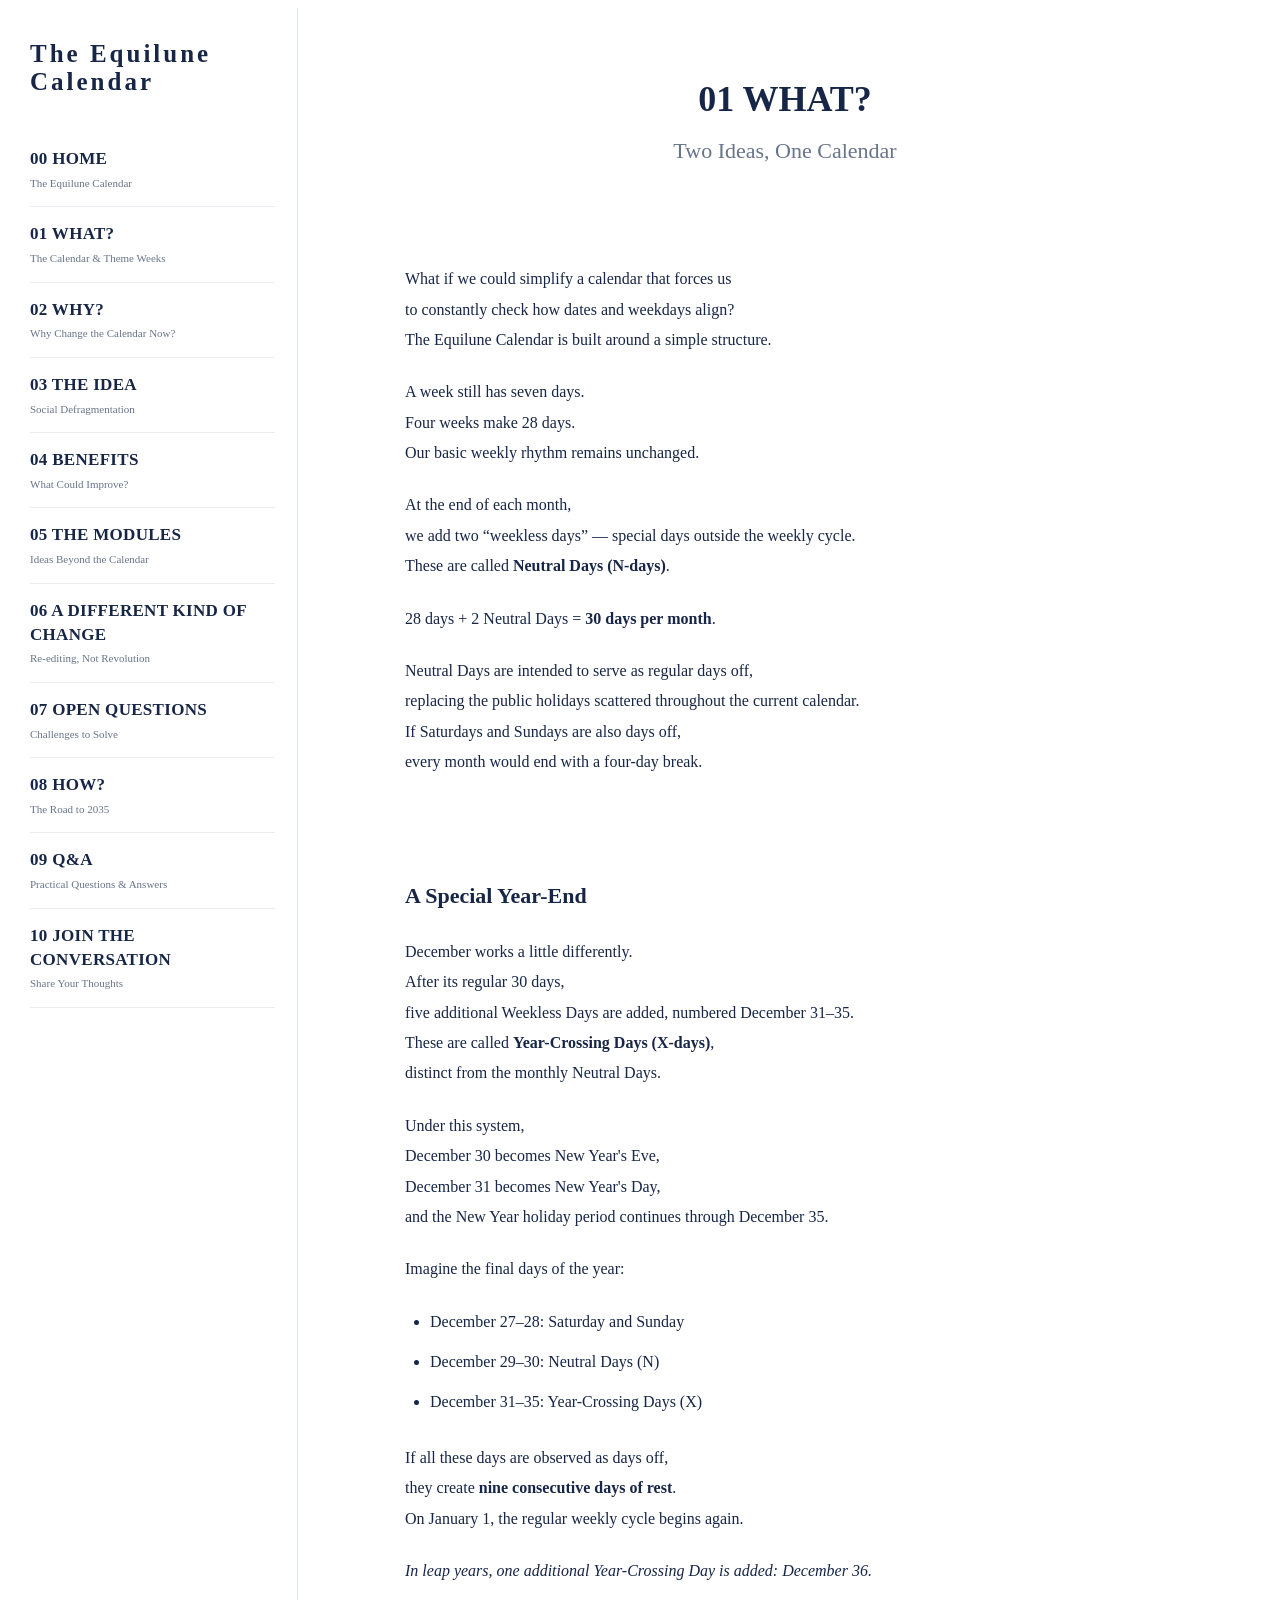
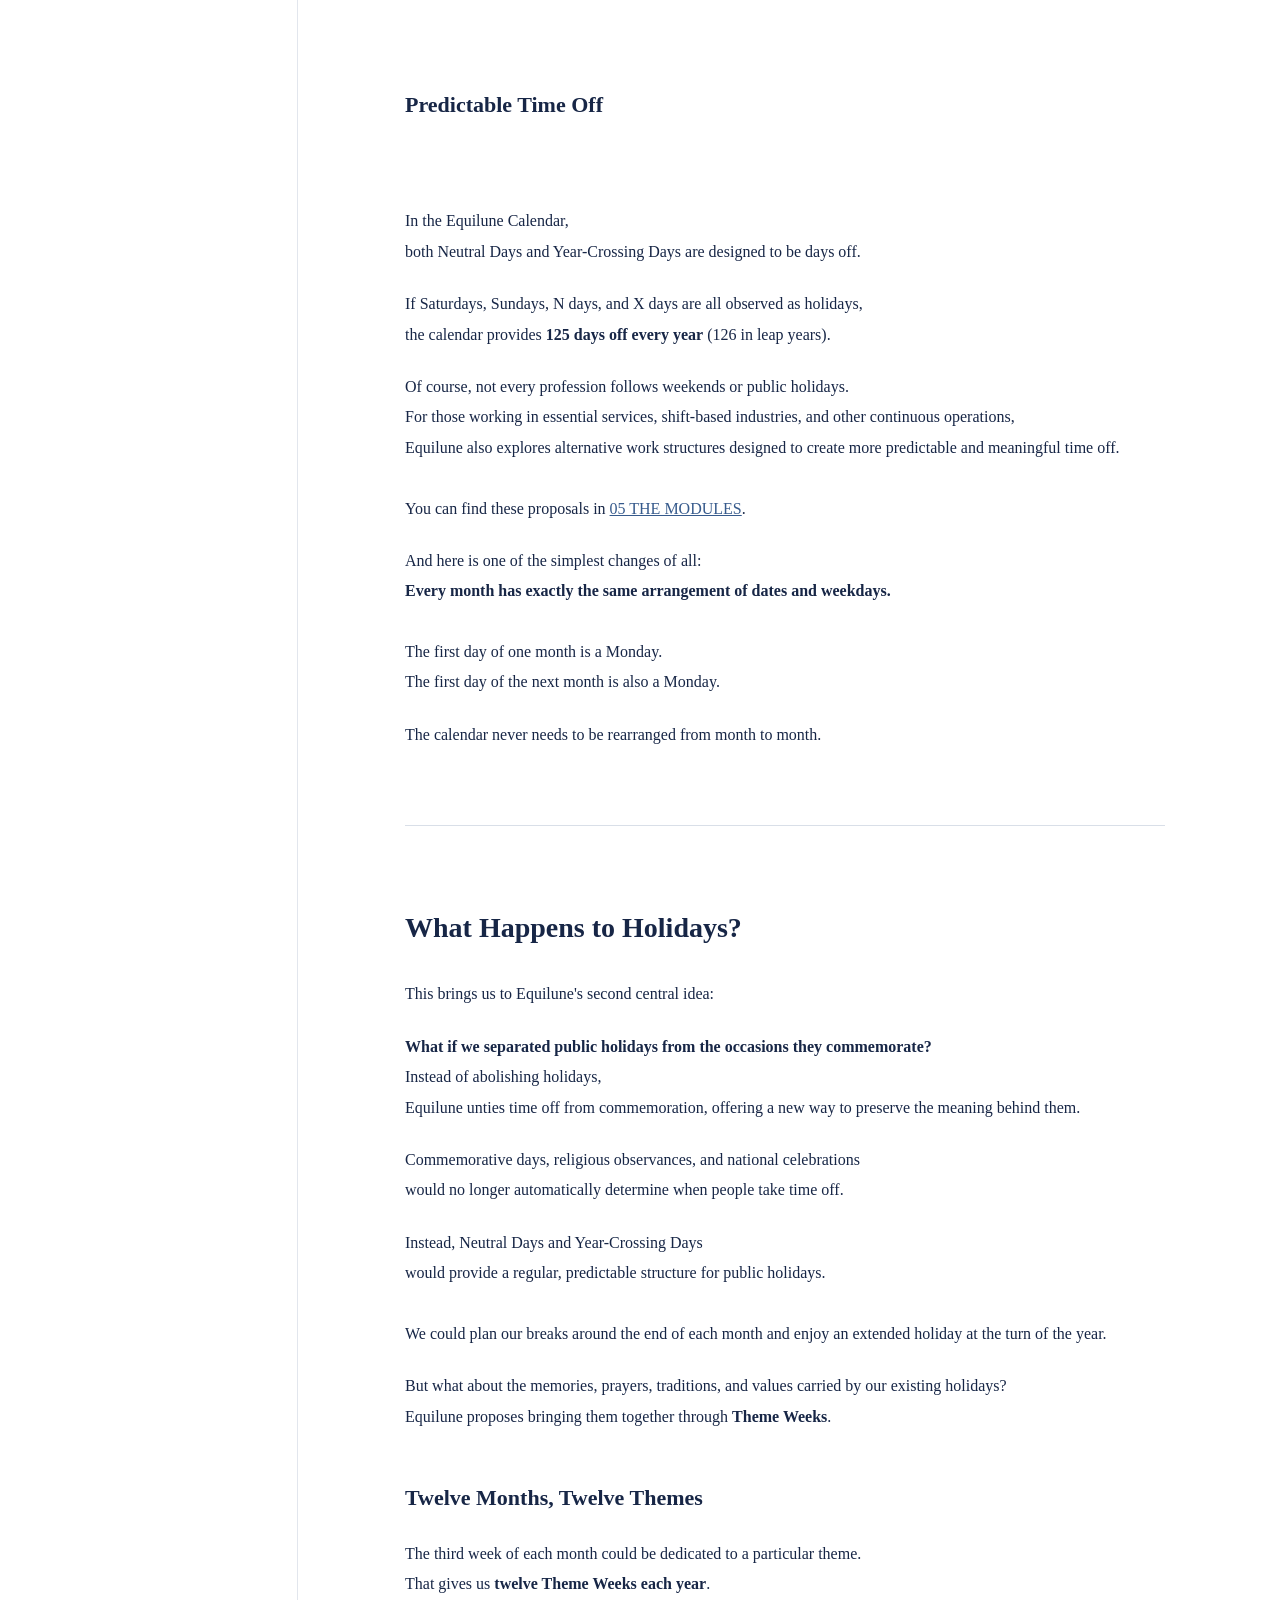
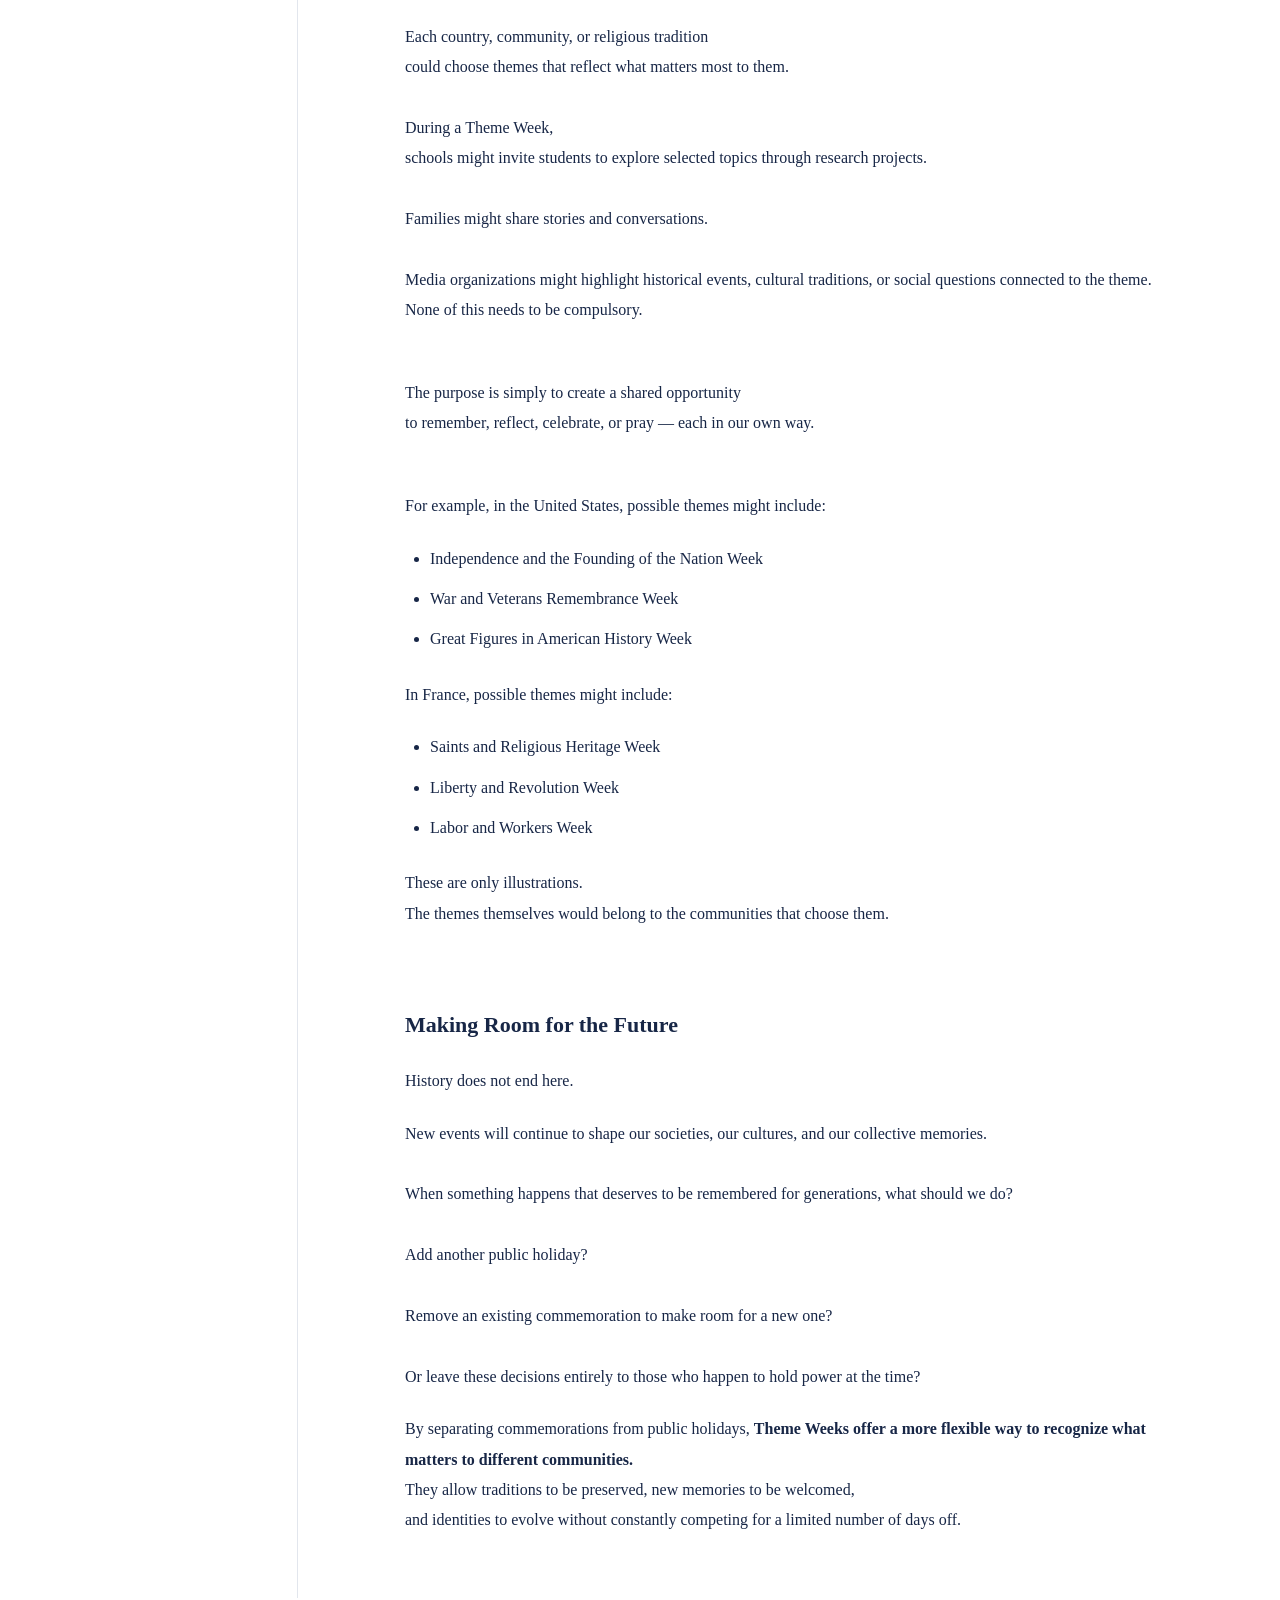
<file: 01what.html>
<!DOCTYPE html>
<html lang="en">

<head>
  <meta charset="UTF-8">
  <meta name="viewport" content="width=device-width, initial-scale=1.0">

  <title>What Is the Equilune Calendar? | Equilune</title>
  <meta name="description" content="Discover the Equilune Calendar: twelve equal months, Neutral Days, Year-Crossing Days, and a new way to organize holidays through Theme Weeks.">

  <link rel="stylesheet" href="style.css">
  <link rel="icon" type="image/png" href="/favicon.PNG">
  <link rel="apple-touch-icon" href="/apple-touch-icon.PNG">
</head>

<body>

<div class="site-layout">

  <!-- PC用サイドメニュー -->
  <aside class="sidebar">
    <a href="index.html" class="site-logo">The Equilune Calendar</a>

    <nav class="site-nav" aria-label="Main navigation">
      <a href="index.html"><span class="nav-title">00 HOME</span><span class="nav-subtitle">The Equilune Calendar</span></a>
      <a href="what.html"><span class="nav-title">01 WHAT?</span><span class="nav-subtitle">The Calendar &amp; Theme Weeks</span></a>
      <a href="why.html"><span class="nav-title">02 WHY?</span><span class="nav-subtitle">Why Change the Calendar Now?</span></a>
      <a href="idea.html"><span class="nav-title">03 THE IDEA</span><span class="nav-subtitle">Social Defragmentation</span></a>
      <a href="benefits.html"><span class="nav-title">04 BENEFITS</span><span class="nav-subtitle">What Could Improve?</span></a>
      <a href="modules.html"><span class="nav-title">05 THE MODULES</span><span class="nav-subtitle">Ideas Beyond the Calendar</span></a>
      <a href="change.html"><span class="nav-title">06 A DIFFERENT KIND OF CHANGE</span><span class="nav-subtitle">Re-editing, Not Revolution</span></a>
      <a href="questions.html"><span class="nav-title">07 OPEN QUESTIONS</span><span class="nav-subtitle">Challenges to Solve</span></a>
      <a href="how.html"><span class="nav-title">08 HOW?</span><span class="nav-subtitle">The Road to 2035</span></a>
      <a href="qa.html"><span class="nav-title">09 Q&amp;A</span><span class="nav-subtitle">Practical Questions &amp; Answers</span></a>
      <a href="join.html"><span class="nav-title">10 JOIN THE CONVERSATION</span><span class="nav-subtitle">Share Your Thoughts</span></a>
    </nav>
  </aside>

  <!-- スマホ用ヘッダー -->
  <header class="mobile-header">
    <a href="index.html" class="site-logo">The Equilune Calendar</a>

    <details class="mobile-menu">
      <summary aria-label="Open navigation menu">☰</summary>

      <nav class="site-nav" aria-label="Mobile navigation">
        <a href="index.html"><span class="nav-title">00 HOME</span><span class="nav-subtitle">The Equilune Calendar</span></a>
        <a href="what.html"><span class="nav-title">01 WHAT?</span><span class="nav-subtitle">The Calendar &amp; Theme Weeks</span></a>
        <a href="why.html"><span class="nav-title">02 WHY?</span><span class="nav-subtitle">Why Change the Calendar Now?</span></a>
        <a href="idea.html"><span class="nav-title">03 THE IDEA</span><span class="nav-subtitle">Social Defragmentation</span></a>
        <a href="benefits.html"><span class="nav-title">04 BENEFITS</span><span class="nav-subtitle">What Could Improve?</span></a>
        <a href="modules.html"><span class="nav-title">05 THE MODULES</span><span class="nav-subtitle">Ideas Beyond the Calendar</span></a>
        <a href="change.html"><span class="nav-title">06 A DIFFERENT KIND OF CHANGE</span><span class="nav-subtitle">Re-editing, Not Revolution</span></a>
        <a href="questions.html"><span class="nav-title">07 OPEN QUESTIONS</span><span class="nav-subtitle">Challenges to Solve</span></a>
        <a href="how.html"><span class="nav-title">08 HOW?</span><span class="nav-subtitle">The Road to 2035</span></a>
        <a href="qa.html"><span class="nav-title">09 Q&amp;A</span><span class="nav-subtitle">Practical Questions &amp; Answers</span></a>
        <a href="join.html"><span class="nav-title">10 JOIN THE CONVERSATION</span><span class="nav-subtitle">Share Your Thoughts</span></a>
      </nav>
    </details>
  </header>

  <!-- 本文 -->
  <main class="main-content">

    <article class="equilune-article">

      <h1>01 WHAT?</h1>
      <h2 class="page-subtitle">Two Ideas, One Calendar</h2>

      <div class="article-body">

        <p>What if we could simplify a calendar that forces us <br>to constantly check how dates and weekdays align?<br>
        The Equilune Calendar is built around a simple structure.</p>

        <p>A week still has seven days.<br>
          Four weeks make 28 days. <br>Our basic weekly rhythm remains unchanged.</p>

        <p>At the end of each month, <br>we add two “weekless days” — special days outside the weekly cycle.<br>
          These are called <strong>Neutral Days (N-days)</strong>.</p>

        <p>28 days + 2 Neutral Days = <strong>30 days per month</strong>.</p>

        <p>Neutral Days are intended to serve as regular days off, <br>replacing the public holidays scattered throughout the current calendar.<br>
          If Saturdays and Sundays are also days off,<br> every month would end with a four-day break.</p>
        <br>

        <h3>A Special Year-End</h3>

        <p>December works a little differently.<br>
        After its regular 30 days,<br> five additional Weekless Days are added, numbered December 31–35.<br>
        These are called <strong>Year-Crossing Days (X-days)</strong>,<br> distinct from the monthly Neutral Days.</p>

        <p>Under this system,<br>
          December 30 becomes New Year's Eve,<br>
          December 31 becomes New Year's Day,<br>
          and the New Year holiday period continues through December 35.</p>

        <p>Imagine the final days of the year:</p>

        <ul>
          <li>December 27–28: Saturday and Sunday</li>
          <li>December 29–30: Neutral Days (N)</li>
          <li>December 31–35: Year-Crossing Days (X)</li>
        </ul>

        <p>If all these days are observed as days off,<br> they create <strong>nine consecutive days of rest</strong>.<br>
          On January 1, the regular weekly cycle begins again.</p>

        <p><em>In leap years, one additional Year-Crossing Day is added: December 36.</em></p><br>
        <h3>Predictable Time Off</h3>
<br><br>
        <p>In the Equilune Calendar, 
         <br> both Neutral Days and Year-Crossing Days are designed to be days off.</p>

        <p>If Saturdays, Sundays, N days, and X days are all observed as holidays, <br>the calendar provides <strong>125 days off every year</strong> (126 in leap years).</p>

        <p>Of course, not every profession follows weekends or public holidays.<br>
          For those working in essential services, shift-based industries, and other continuous operations, <br>
          Equilune also explores alternative work structures designed to create more predictable and meaningful time off.<br>
          <br>
          You can find these proposals in <a href="modules.html">05 THE MODULES</a>.</p>

        <p>And here is one of the simplest changes of all:<br>
          <strong>Every month has exactly the same arrangement of dates and weekdays.</strong><br>
          <br>
          The first day of one month is a Monday. <br>
          The first day of the next month is also a Monday.</p>

        <p>The calendar never needs to be rearranged from month to month.</p>

        <hr>

        <h2>What Happens to Holidays?</h2>

        <p>This brings us to Equilune's second central idea:</p>

        <p><strong>What if we separated public holidays from the occasions they commemorate?</strong><br>
          Instead of abolishing holidays,<br> 
          Equilune unties time off from commemoration, offering a new way to preserve the meaning behind them.</p>

        <p>Commemorative days, religious observances, and national celebrations <br>
          would no longer automatically determine when people take time off.</p>

        <p>Instead, Neutral Days and Year-Crossing Days <br>
          would provide a regular, predictable structure for public holidays.<br>
          <br>
        We could plan our breaks around the end of each month and enjoy an extended holiday at the turn of the year.</p>

        <p>But what about the memories, prayers, traditions, and values carried by our existing holidays?<br>
          Equilune proposes bringing them together through <strong>Theme Weeks</strong>.</p>

        <h3>Twelve Months, Twelve Themes</h3>

        <p>The third week of each month could be dedicated to a particular theme.<br>
          That gives us <strong>twelve Theme Weeks each year</strong>.</p>

        <p>Each country, community, or religious tradition <br>
          could choose themes that reflect what matters most to them.<br>
          <br>
          During a Theme Week,<br>
          schools might invite students to explore selected topics through research projects.<br>
          <br>
          Families might share stories and conversations.<br>
          <br>
          Media organizations might highlight historical events, cultural traditions, or social questions connected to the theme.<br>
          None of this needs to be compulsory.</p>
        <br>

        <p>The purpose is simply to create a shared opportunity 
          <br>to remember, reflect, celebrate, or pray — each in our own way.</p>
<br>
        <p>For example, in the United States, possible themes might include:</p>

        <ul>
          <li>Independence and the Founding of the Nation Week</li>
          <li>War and Veterans Remembrance Week</li>
          <li>Great Figures in American History Week</li>
        </ul>

        <p>In France, possible themes might include:</p>

        <ul>
          <li>Saints and Religious Heritage Week</li>
          <li>Liberty and Revolution Week</li>
          <li>Labor and Workers Week</li>
        </ul>

        <p>These are only illustrations. <br>
          The themes themselves would belong to the communities that choose them.<br>
          <br>

        <h3>Making Room for the Future</h3>

        <p>History does not end here.</p>

        <p>New events will continue to shape our societies, our cultures, and our collective memories.<br>
          <br>
          When something happens that deserves to be remembered for generations, what should we do?<br>
          <br>
          Add another public holiday?<br>
          <br>
          Remove an existing commemoration to make room for a new one?<br>
          <br>
          Or leave these decisions entirely to those who happen to hold power at the time?</p>

        <p>By separating commemorations from public holidays, <strong>Theme Weeks offer a more flexible way to recognize what matters to different communities.</strong><br>
          They allow traditions to be preserved, new memories to be welcomed, 
          <br>and identities to evolve without constantly competing for a limited number of days off.</p>

      </div>

    </article>

  </main>

</div>

</body>
</html>
</file>
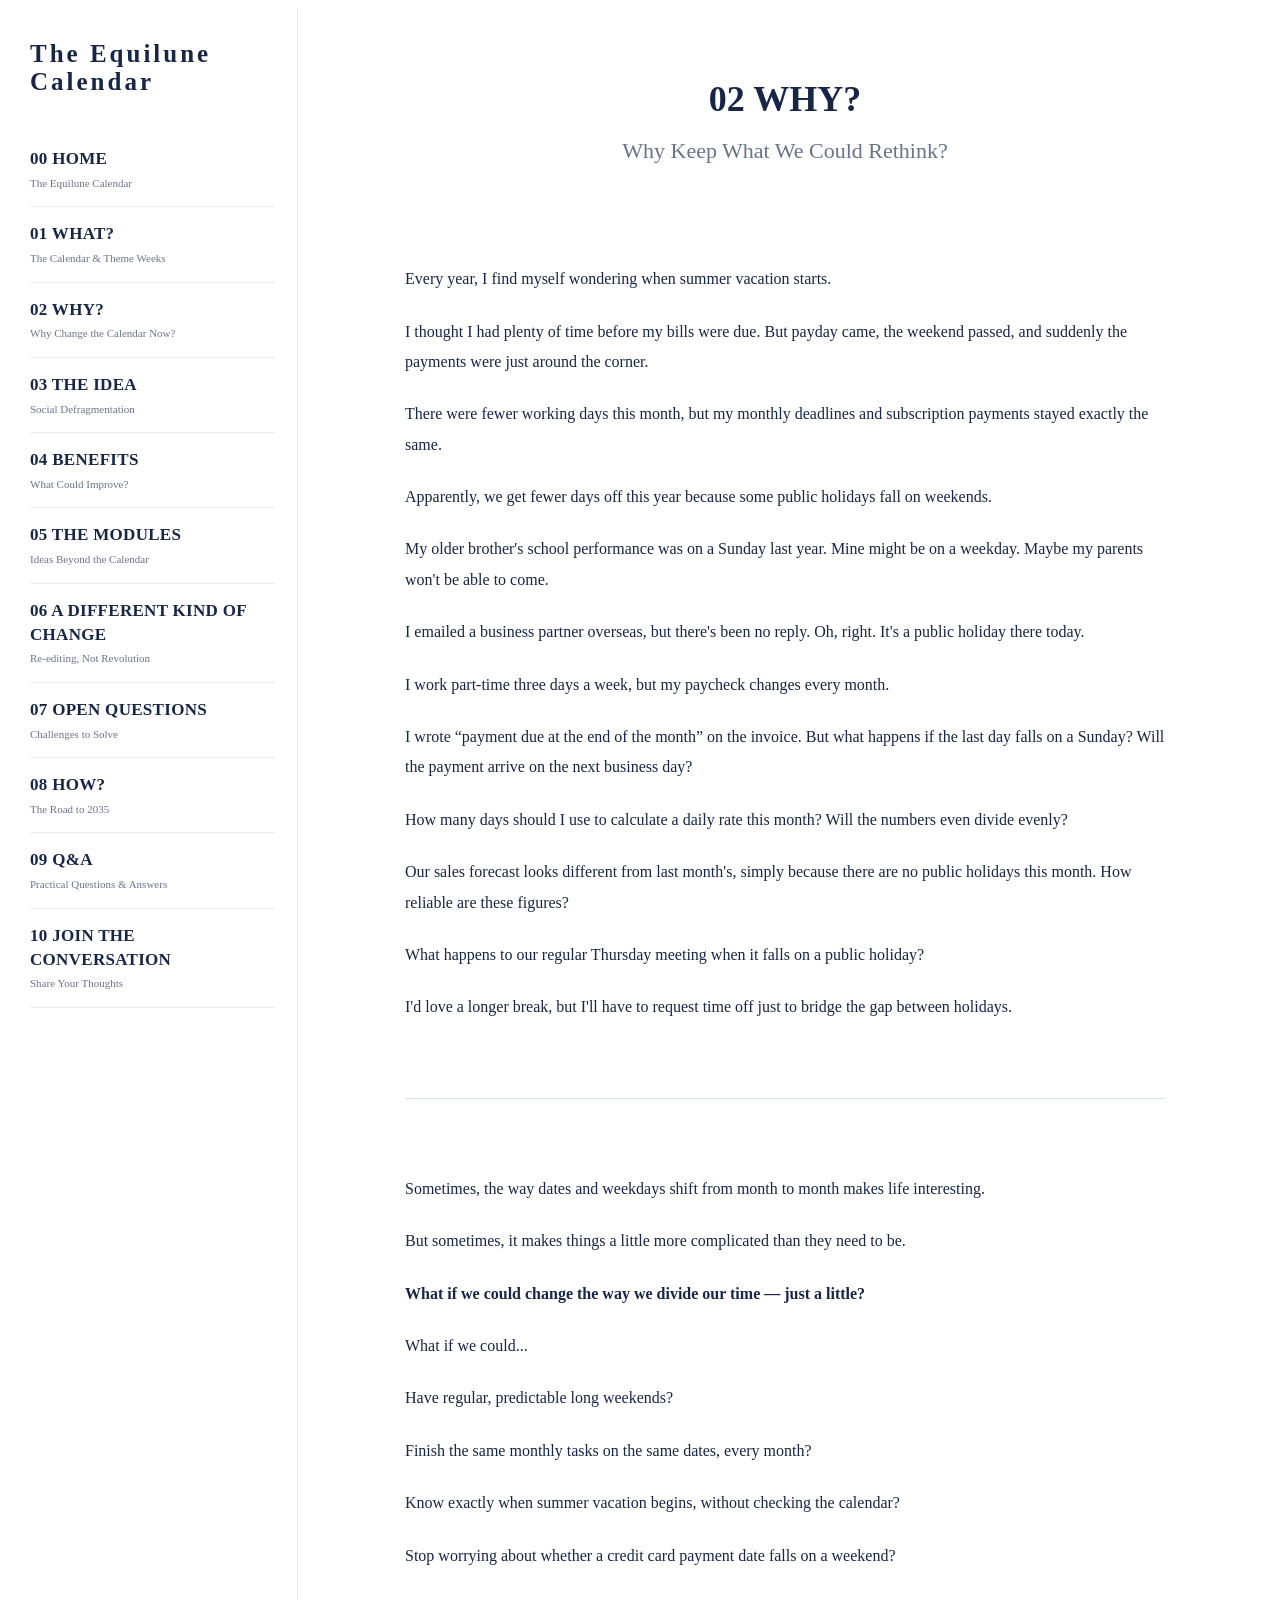
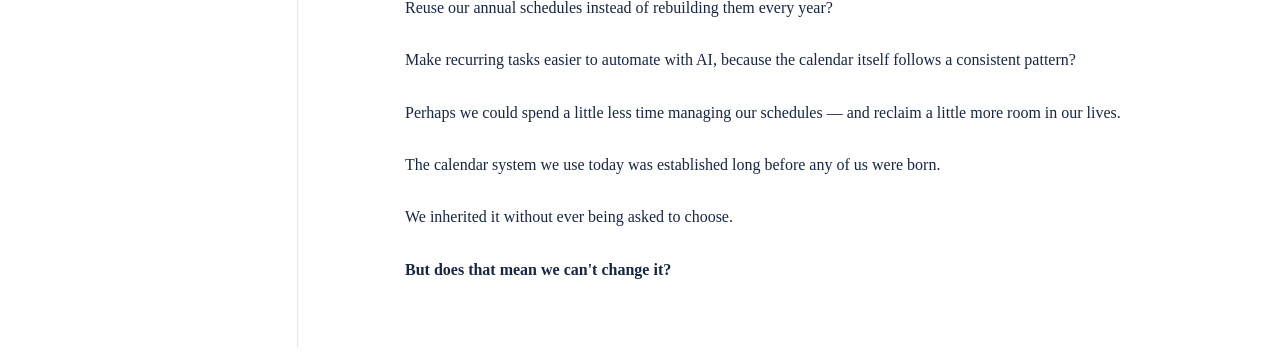
<file: 02why.html>
<!DOCTYPE html>
<html lang="en">

<head>
  <meta charset="UTF-8">
  <meta name="viewport" content="width=device-width, initial-scale=1.0">

  <title>Why Change the Calendar? | The Equilune Calendar</title>
  <meta name="description" content="Why rethink the calendar system we use today? Explore the everyday complications of changing dates, weekdays, holidays, and schedules.">

  <link rel="stylesheet" href="style.css">
  <link rel="icon" type="image/png" href="/favicon.PNG">
  <link rel="apple-touch-icon" href="/apple-touch-icon.PNG">
</head>

<body>

<div class="site-layout">

  <!-- PC用サイドメニュー -->
  <aside class="sidebar">
    <a href="index.html" class="site-logo">The Equilune Calendar</a>

    <nav class="site-nav" aria-label="Main navigation">
      <a href="index.html"><span class="nav-title">00 HOME</span><span class="nav-subtitle">The Equilune Calendar</span></a>
      <a href="what.html"><span class="nav-title">01 WHAT?</span><span class="nav-subtitle">The Calendar &amp; Theme Weeks</span></a>
      <a href="why.html" aria-current="page"><span class="nav-title">02 WHY?</span><span class="nav-subtitle">Why Change the Calendar Now?</span></a>
      <a href="idea.html"><span class="nav-title">03 THE IDEA</span><span class="nav-subtitle">Social Defragmentation</span></a>
      <a href="benefits.html"><span class="nav-title">04 BENEFITS</span><span class="nav-subtitle">What Could Improve?</span></a>
      <a href="modules.html"><span class="nav-title">05 THE MODULES</span><span class="nav-subtitle">Ideas Beyond the Calendar</span></a>
      <a href="change.html"><span class="nav-title">06 A DIFFERENT KIND OF CHANGE</span><span class="nav-subtitle">Re-editing, Not Revolution</span></a>
      <a href="questions.html"><span class="nav-title">07 OPEN QUESTIONS</span><span class="nav-subtitle">Challenges to Solve</span></a>
      <a href="how.html"><span class="nav-title">08 HOW?</span><span class="nav-subtitle">The Road to 2035</span></a>
      <a href="qa.html"><span class="nav-title">09 Q&amp;A</span><span class="nav-subtitle">Practical Questions &amp; Answers</span></a>
      <a href="join.html"><span class="nav-title">10 JOIN THE CONVERSATION</span><span class="nav-subtitle">Share Your Thoughts</span></a>
    </nav>
  </aside>

  <!-- スマホ用ヘッダー -->
  <header class="mobile-header">
    <a href="index.html" class="site-logo">The Equilune Calendar</a>

    <details class="mobile-menu">
      <summary aria-label="Open navigation menu">☰</summary>

      <nav class="site-nav" aria-label="Mobile navigation">
        <a href="index.html"><span class="nav-title">00 HOME</span><span class="nav-subtitle">The Equilune Calendar</span></a>
        <a href="what.html"><span class="nav-title">01 WHAT?</span><span class="nav-subtitle">The Calendar &amp; Theme Weeks</span></a>
        <a href="why.html" aria-current="page"><span class="nav-title">02 WHY?</span><span class="nav-subtitle">Why Change the Calendar Now?</span></a>
        <a href="idea.html"><span class="nav-title">03 THE IDEA</span><span class="nav-subtitle">Social Defragmentation</span></a>
        <a href="benefits.html"><span class="nav-title">04 BENEFITS</span><span class="nav-subtitle">What Could Improve?</span></a>
        <a href="modules.html"><span class="nav-title">05 THE MODULES</span><span class="nav-subtitle">Ideas Beyond the Calendar</span></a>
        <a href="change.html"><span class="nav-title">06 A DIFFERENT KIND OF CHANGE</span><span class="nav-subtitle">Re-editing, Not Revolution</span></a>
        <a href="questions.html"><span class="nav-title">07 OPEN QUESTIONS</span><span class="nav-subtitle">Challenges to Solve</span></a>
        <a href="how.html"><span class="nav-title">08 HOW?</span><span class="nav-subtitle">The Road to 2035</span></a>
        <a href="qa.html"><span class="nav-title">09 Q&amp;A</span><span class="nav-subtitle">Practical Questions &amp; Answers</span></a>
        <a href="join.html"><span class="nav-title">10 JOIN THE CONVERSATION</span><span class="nav-subtitle">Share Your Thoughts</span></a>
      </nav>
    </details>
  </header>

  <!-- メインコンテンツ -->
  <main class="main-content">

    <article class="equilune-article">

      <h1>02 WHY?</h1>
      <h2 class="page-subtitle">Why Keep What We Could Rethink?</h2>

      <div class="article-body">

        <p>Every year, I find myself wondering when summer vacation starts.</p>

        <p>I thought I had plenty of time before my bills were due. But payday came, the weekend passed, and suddenly the payments were just around the corner.</p>

        <p>There were fewer working days this month, but my monthly deadlines and subscription payments stayed exactly the same.</p>

        <p>Apparently, we get fewer days off this year because some public holidays fall on weekends.</p>

        <p>My older brother's school performance was on a Sunday last year. Mine might be on a weekday. Maybe my parents won't be able to come.</p>

        <p>I emailed a business partner overseas, but there's been no reply. Oh, right. It's a public holiday there today.</p>

        <p>I work part-time three days a week, but my paycheck changes every month.</p>

        <p>I wrote “payment due at the end of the month” on the invoice. But what happens if the last day falls on a Sunday? Will the payment arrive on the next business day?</p>

        <p>How many days should I use to calculate a daily rate this month? Will the numbers even divide evenly?</p>

        <p>Our sales forecast looks different from last month's, simply because there are no public holidays this month. How reliable are these figures?</p>

        <p>What happens to our regular Thursday meeting when it falls on a public holiday?</p>

        <p>I'd love a longer break, but I'll have to request time off just to bridge the gap between holidays.</p>

        <hr>

        <p>Sometimes, the way dates and weekdays shift from month to month makes life interesting.</p>

        <p>But sometimes, it makes things a little more complicated than they need to be.</p>

        <p><strong>What if we could change the way we divide our time — just a little?</strong></p>

        <p>What if we could...</p>

        <p>Have regular, predictable long weekends?</p>

        <p>Finish the same monthly tasks on the same dates, every month?</p>

        <p>Know exactly when summer vacation begins, without checking the calendar?</p>

        <p>Stop worrying about whether a credit card payment date falls on a weekend?</p>

        <p>Reuse our annual schedules instead of rebuilding them every year?</p>

        <p>Make recurring tasks easier to automate with AI, because the calendar itself follows a consistent pattern?</p>

        <p>Perhaps we could spend a little less time managing our schedules — and reclaim a little more room in our lives.</p>

        <p>The calendar system we use today was established long before any of us were born.</p>

        <p>We inherited it without ever being asked to choose.</p>

        <p><strong>But does that mean we can't change it?</strong></p>

      </div>

    </article>

  </main>

</div>

</body>
</html>
</file>
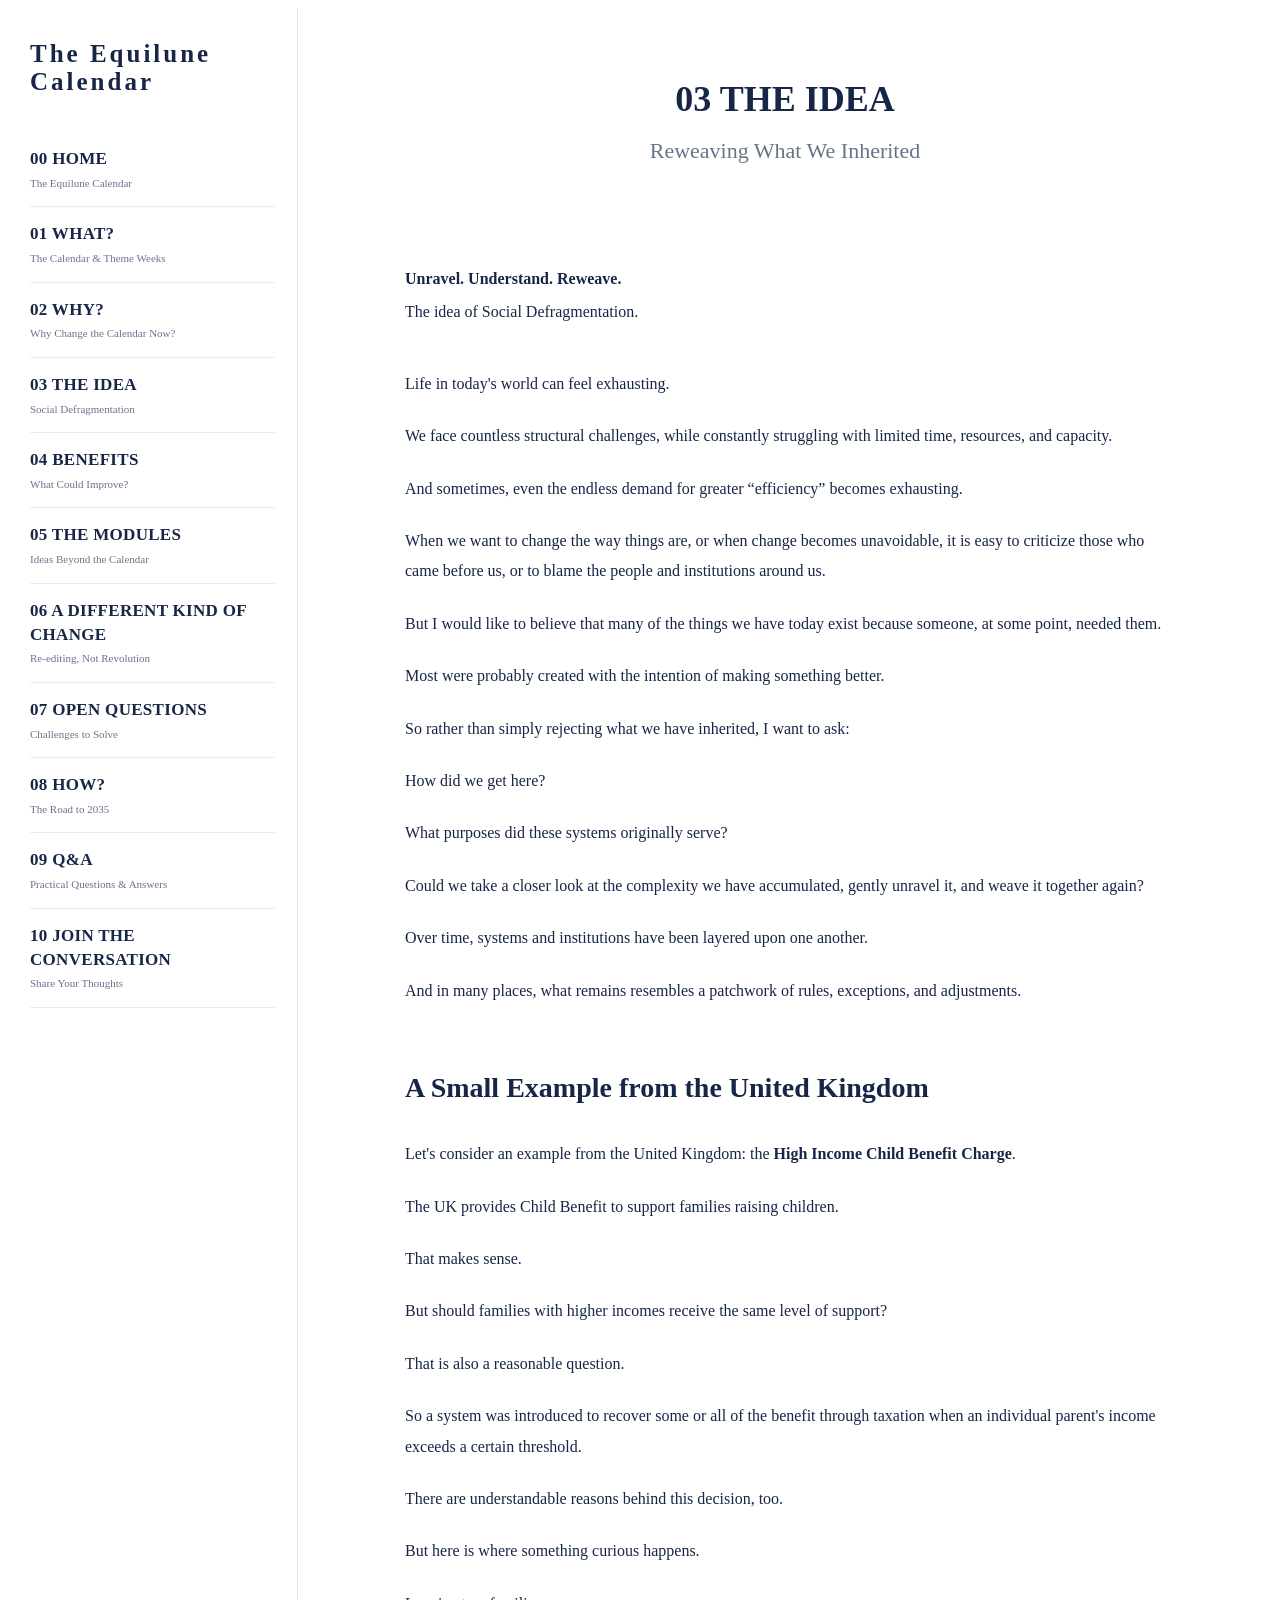
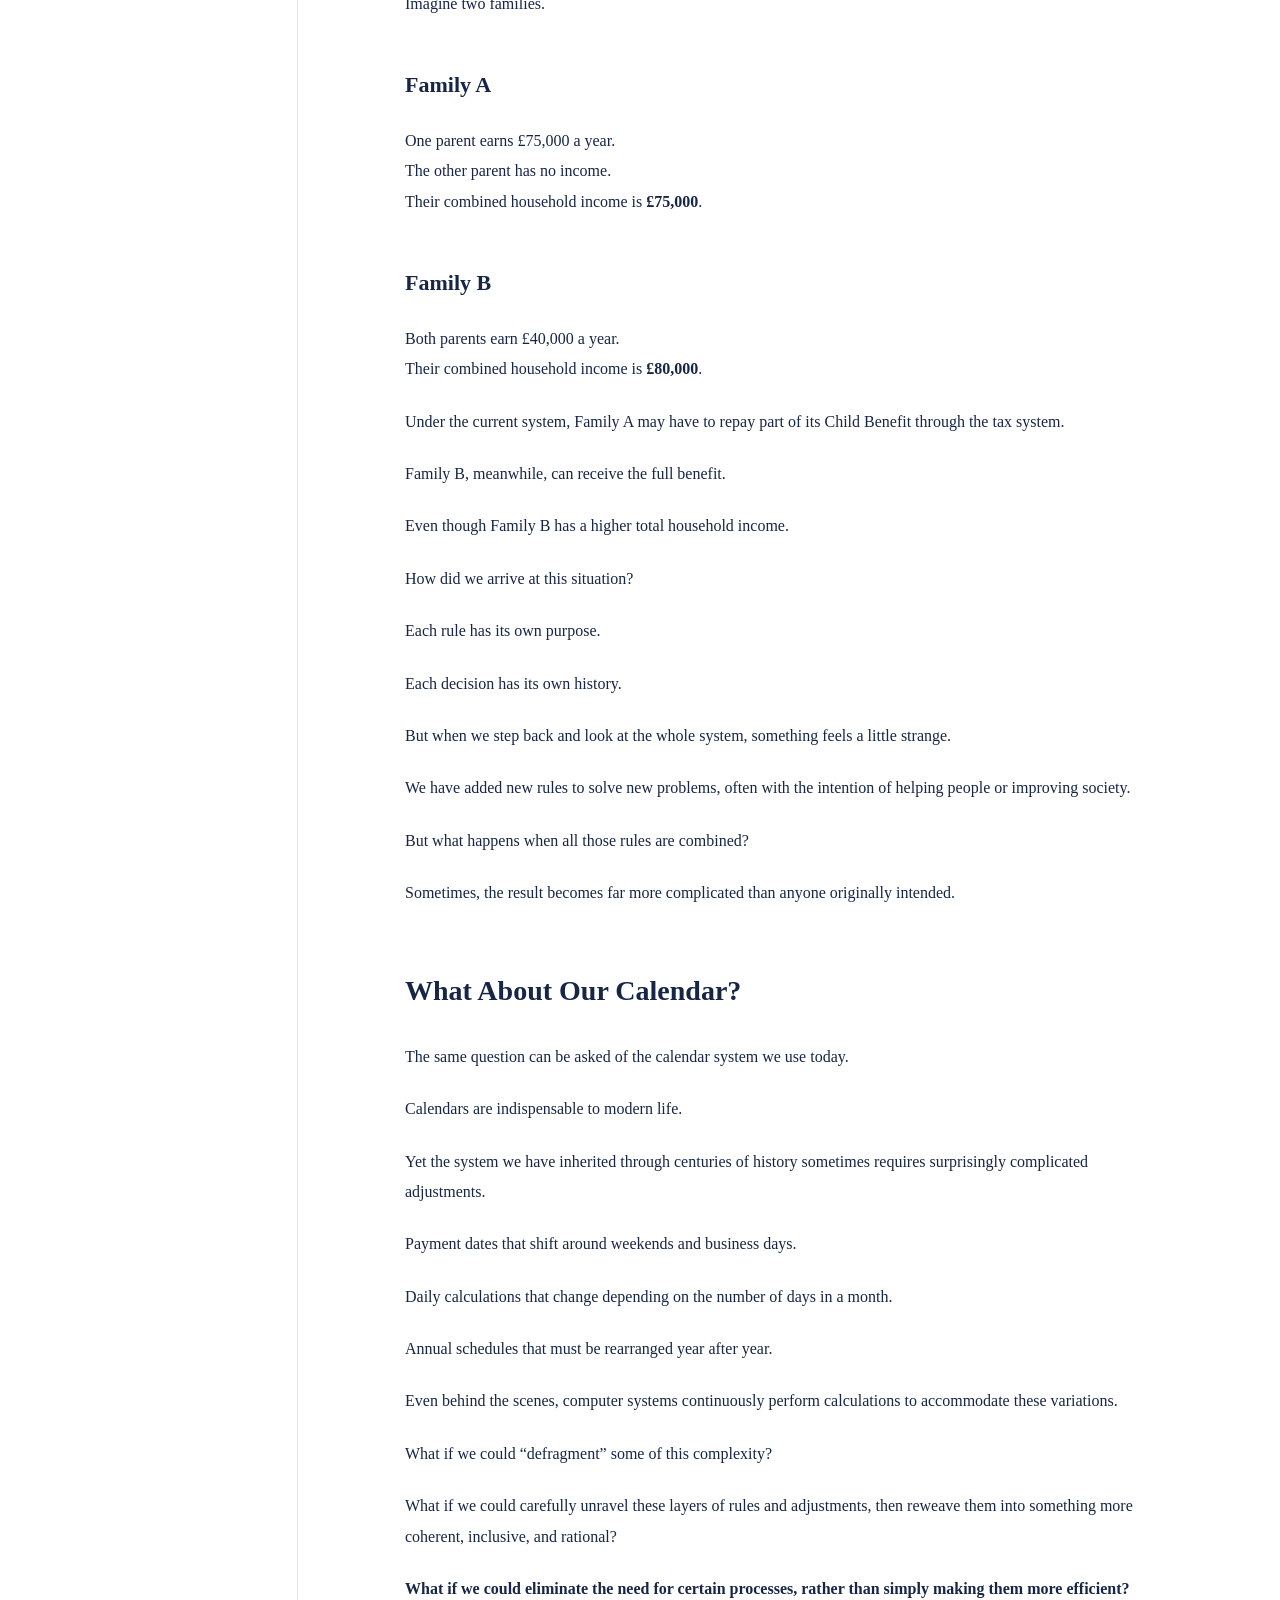
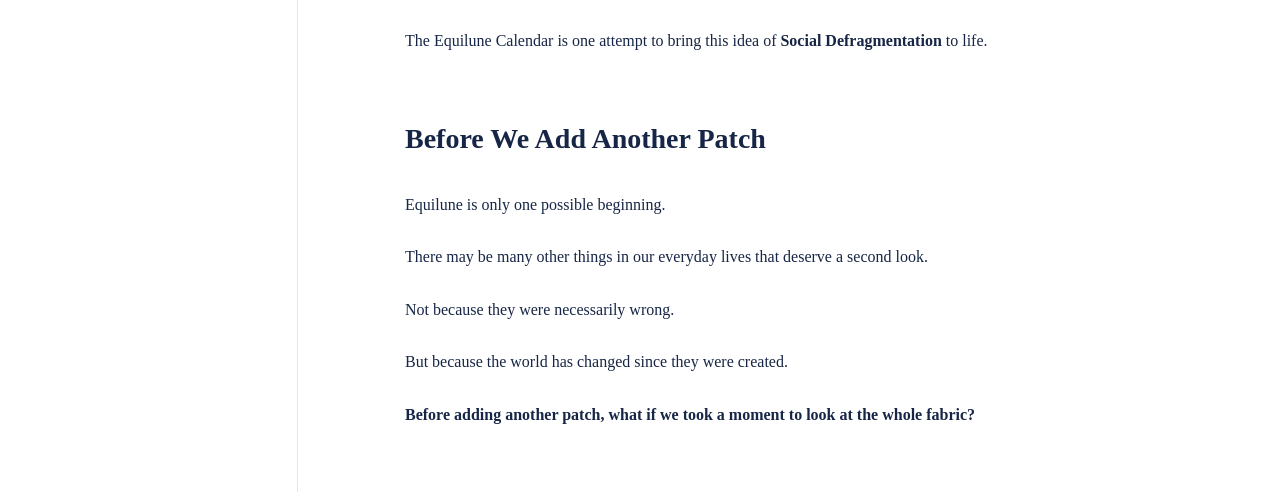
<file: 03the idea.html>
<!DOCTYPE html>
<html lang="en">

<head>
  <meta charset="UTF-8">
  <meta name="viewport" content="width=device-width, initial-scale=1.0">

  <title>Social Defragmentation | The Equilune Calendar</title>
  <meta name="description" content="Explore Social Defragmentation: an idea about understanding the systems we inherited, unraveling unnecessary complexity, and reweaving them for a changing world.">

  <link rel="stylesheet" href="style.css">
  <link rel="icon" type="image/png" href="/favicon.PNG">
  <link rel="apple-touch-icon" href="/apple-touch-icon.PNG">
</head>

<body>

<div class="site-layout">

  <!-- Desktop navigation -->
  <aside class="sidebar">
    <a href="index.html" class="site-logo">The Equilune Calendar</a>

    <nav class="site-nav" aria-label="Main navigation">
      <a href="index.html"><span class="nav-title">00 HOME</span><span class="nav-subtitle">The Equilune Calendar</span></a>
      <a href="what.html"><span class="nav-title">01 WHAT?</span><span class="nav-subtitle">The Calendar &amp; Theme Weeks</span></a>
      <a href="why.html"><span class="nav-title">02 WHY?</span><span class="nav-subtitle">Why Change the Calendar Now?</span></a>
      <a href="idea.html" aria-current="page"><span class="nav-title">03 THE IDEA</span><span class="nav-subtitle">Social Defragmentation</span></a>
      <a href="benefits.html"><span class="nav-title">04 BENEFITS</span><span class="nav-subtitle">What Could Improve?</span></a>
      <a href="modules.html"><span class="nav-title">05 THE MODULES</span><span class="nav-subtitle">Ideas Beyond the Calendar</span></a>
      <a href="change.html"><span class="nav-title">06 A DIFFERENT KIND OF CHANGE</span><span class="nav-subtitle">Re-editing, Not Revolution</span></a>
      <a href="questions.html"><span class="nav-title">07 OPEN QUESTIONS</span><span class="nav-subtitle">Challenges to Solve</span></a>
      <a href="how.html"><span class="nav-title">08 HOW?</span><span class="nav-subtitle">The Road to 2035</span></a>
      <a href="qa.html"><span class="nav-title">09 Q&amp;A</span><span class="nav-subtitle">Practical Questions &amp; Answers</span></a>
      <a href="join.html"><span class="nav-title">10 JOIN THE CONVERSATION</span><span class="nav-subtitle">Share Your Thoughts</span></a>
    </nav>
  </aside>

  <!-- Mobile navigation -->
  <header class="mobile-header">
    <a href="index.html" class="site-logo">The Equilune Calendar</a>

    <details class="mobile-menu">
      <summary aria-label="Open navigation menu">☰</summary>

      <nav class="site-nav" aria-label="Mobile navigation">
        <a href="index.html"><span class="nav-title">00 HOME</span><span class="nav-subtitle">The Equilune Calendar</span></a>
        <a href="what.html"><span class="nav-title">01 WHAT?</span><span class="nav-subtitle">The Calendar &amp; Theme Weeks</span></a>
        <a href="why.html"><span class="nav-title">02 WHY?</span><span class="nav-subtitle">Why Change the Calendar Now?</span></a>
        <a href="idea.html" aria-current="page"><span class="nav-title">03 THE IDEA</span><span class="nav-subtitle">Social Defragmentation</span></a>
        <a href="benefits.html"><span class="nav-title">04 BENEFITS</span><span class="nav-subtitle">What Could Improve?</span></a>
        <a href="modules.html"><span class="nav-title">05 THE MODULES</span><span class="nav-subtitle">Ideas Beyond the Calendar</span></a>
        <a href="change.html"><span class="nav-title">06 A DIFFERENT KIND OF CHANGE</span><span class="nav-subtitle">Re-editing, Not Revolution</span></a>
        <a href="questions.html"><span class="nav-title">07 OPEN QUESTIONS</span><span class="nav-subtitle">Challenges to Solve</span></a>
        <a href="how.html"><span class="nav-title">08 HOW?</span><span class="nav-subtitle">The Road to 2035</span></a>
        <a href="qa.html"><span class="nav-title">09 Q&amp;A</span><span class="nav-subtitle">Practical Questions &amp; Answers</span></a>
        <a href="join.html"><span class="nav-title">10 JOIN THE CONVERSATION</span><span class="nav-subtitle">Share Your Thoughts</span></a>
      </nav>
    </details>
  </header>

  <!-- Main content -->
  <main class="main-content">

    <article class="equilune-article">

      <h1>03 THE IDEA</h1>
      <h2 class="page-subtitle">Reweaving What We Inherited</h2>

      <div class="article-body">

        <!-- Two-line opening statement -->
        <div style="margin-bottom: 42px;">
          <p style="margin-bottom: 2px;">
            <strong>Unravel. Understand. Reweave.</strong>
          </p>
          <p style="margin-top: 0;">
            The idea of Social Defragmentation.
          </p>
        </div>

        <p>Life in today's world can feel exhausting.</p>

        <p>We face countless structural challenges, while constantly struggling with limited time, resources, and capacity.</p>

        <p>And sometimes, even the endless demand for greater “efficiency” becomes exhausting.</p>

        <p>When we want to change the way things are, or when change becomes unavoidable, it is easy to criticize those who came before us, or to blame the people and institutions around us.</p>

        <p>But I would like to believe that many of the things we have today exist because someone, at some point, needed them.</p>

        <p>Most were probably created with the intention of making something better.</p>

        <p>So rather than simply rejecting what we have inherited, I want to ask:</p>

        <p>How did we get here?</p>

        <p>What purposes did these systems originally serve?</p>

        <p>Could we take a closer look at the complexity we have accumulated, gently unravel it, and weave it together again?</p>

        <p>Over time, systems and institutions have been layered upon one another.</p>

        <p>And in many places, what remains resembles a patchwork of rules, exceptions, and adjustments.</p>

        <h2>A Small Example from the United Kingdom</h2>

        <p>Let's consider an example from the United Kingdom: the <strong>High Income Child Benefit Charge</strong>.</p>

        <p>The UK provides Child Benefit to support families raising children.</p>

        <p>That makes sense.</p>

        <p>But should families with higher incomes receive the same level of support?</p>

        <p>That is also a reasonable question.</p>

        <p>So a system was introduced to recover some or all of the benefit through taxation when an individual parent's income exceeds a certain threshold.</p>

        <p>There are understandable reasons behind this decision, too.</p>

        <p>But here is where something curious happens.</p>

        <p>Imagine two families.</p>

        <h3>Family A</h3>

        <p>
          One parent earns £75,000 a year.<br>
          The other parent has no income.<br>
          Their combined household income is <strong>£75,000</strong>.
        </p>

        <h3>Family B</h3>

        <p>
          Both parents earn £40,000 a year.<br>
          Their combined household income is <strong>£80,000</strong>.
        </p>

        <p>Under the current system, Family A may have to repay part of its Child Benefit through the tax system.</p>

        <p>Family B, meanwhile, can receive the full benefit.</p>

        <p>Even though Family B has a higher total household income.</p>

        <p>How did we arrive at this situation?</p>

        <p>Each rule has its own purpose.</p>

        <p>Each decision has its own history.</p>

        <p>But when we step back and look at the whole system, something feels a little strange.</p>

        <p>We have added new rules to solve new problems, often with the intention of helping people or improving society.</p>

        <p>But what happens when all those rules are combined?</p>

        <p>Sometimes, the result becomes far more complicated than anyone originally intended.</p>

        <h2>What About Our Calendar?</h2>

        <p>The same question can be asked of the calendar system we use today.</p>

        <p>Calendars are indispensable to modern life.</p>

        <p>Yet the system we have inherited through centuries of history sometimes requires surprisingly complicated adjustments.</p>

        <p>Payment dates that shift around weekends and business days.</p>

        <p>Daily calculations that change depending on the number of days in a month.</p>

        <p>Annual schedules that must be rearranged year after year.</p>

        <p>Even behind the scenes, computer systems continuously perform calculations to accommodate these variations.</p>

        <p>What if we could “defragment” some of this complexity?</p>

        <p>What if we could carefully unravel these layers of rules and adjustments, then reweave them into something more coherent, inclusive, and rational?</p>

        <p><strong>What if we could eliminate the need for certain processes, rather than simply making them more efficient?</strong></p>

        <p>The Equilune Calendar is one attempt to bring this idea of <strong>Social Defragmentation</strong> to life.</p>

        <h2>Before We Add Another Patch</h2>

        <p>Equilune is only one possible beginning.</p>

        <p>There may be many other things in our everyday lives that deserve a second look.</p>

        <p>Not because they were necessarily wrong.</p>

        <p>But because the world has changed since they were created.</p>

        <p><strong>Before adding another patch, what if we took a moment to look at the whole fabric?</strong></p>

      </div>

    </article>

  </main>

</div>

</body>
</html>
</file>
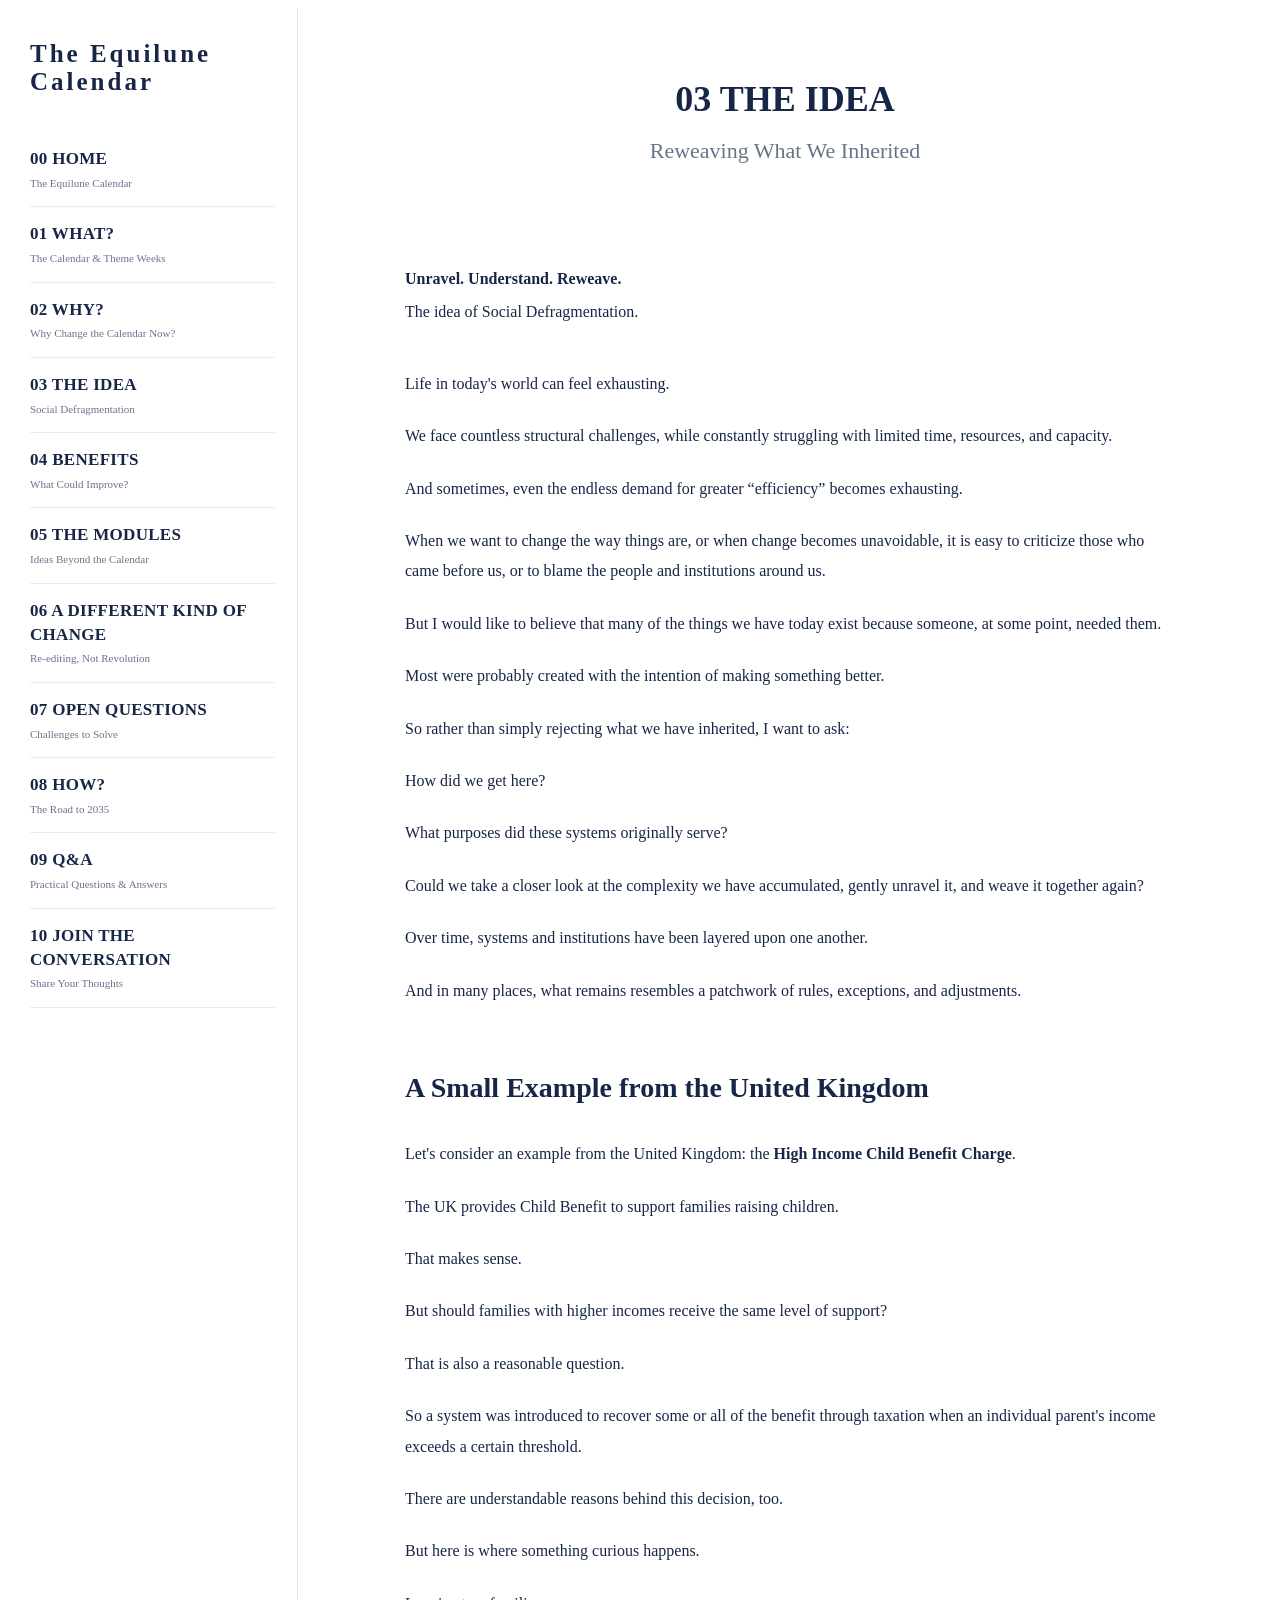
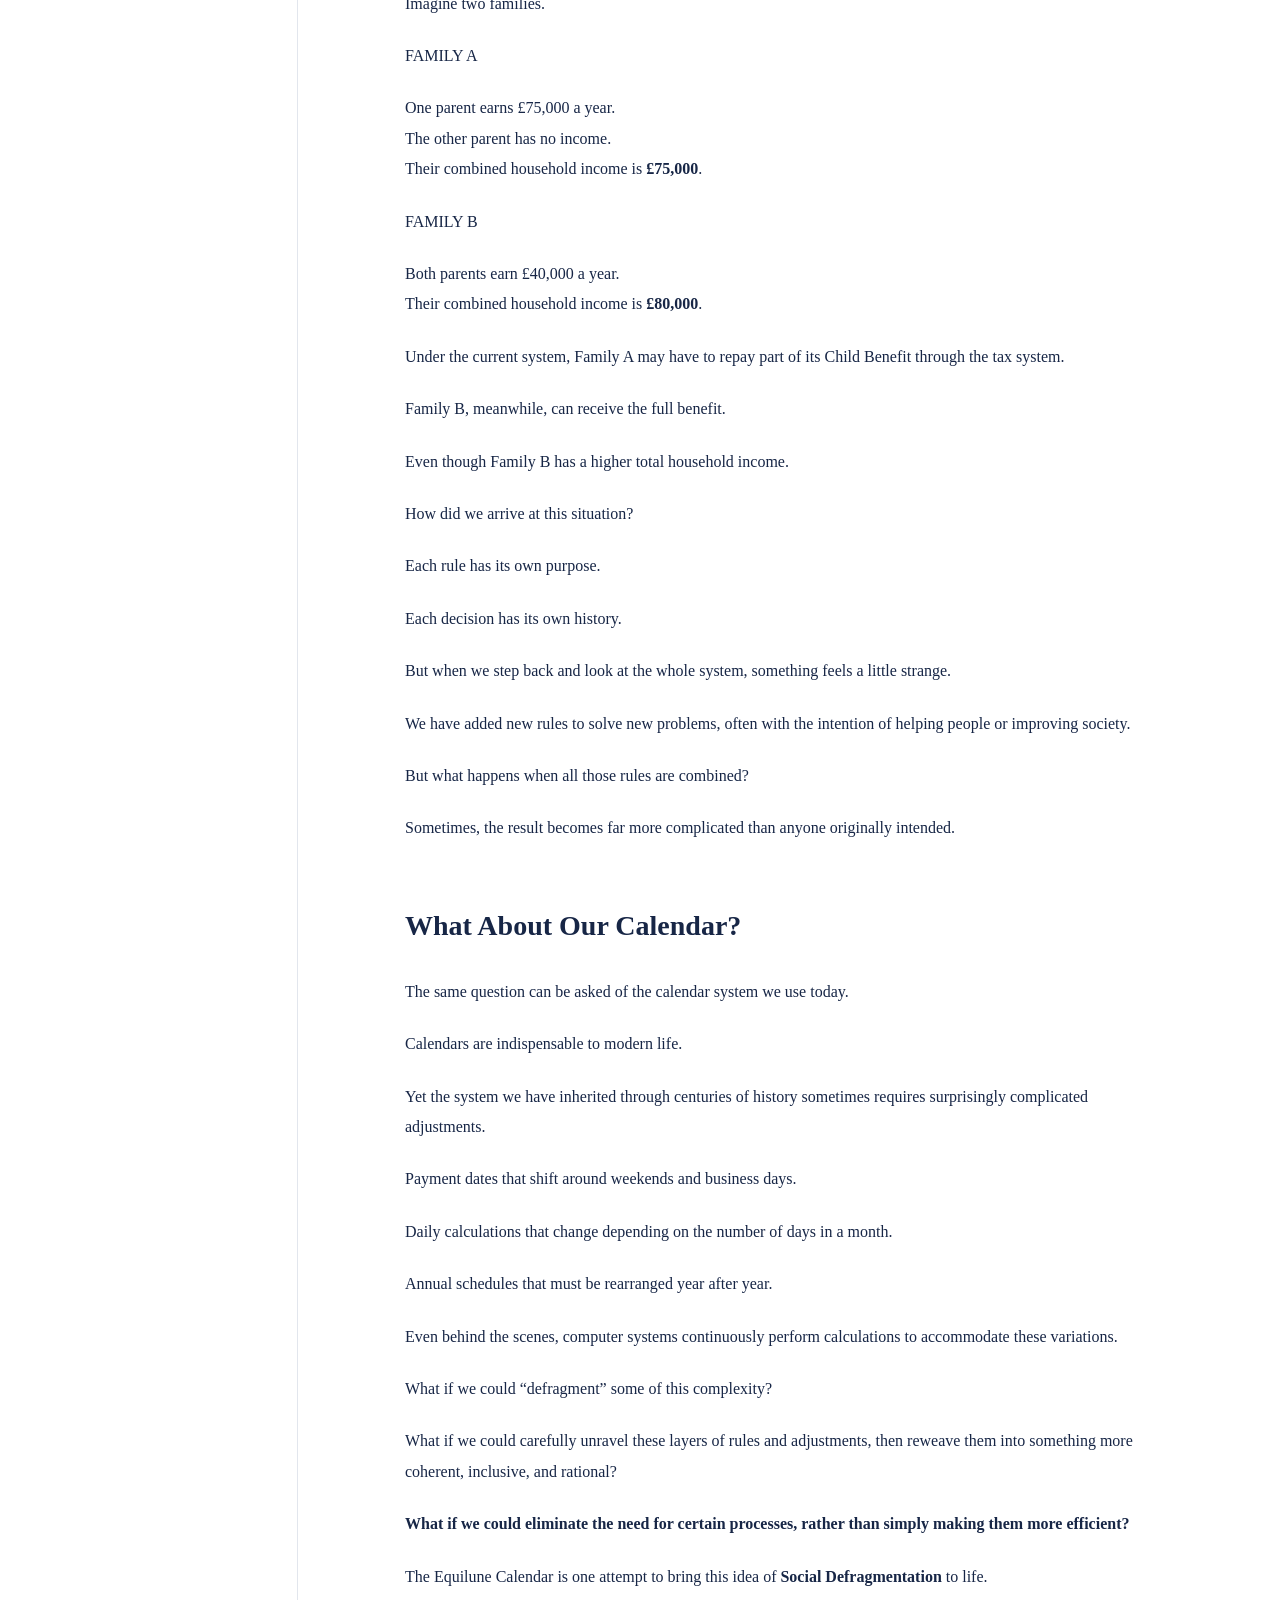
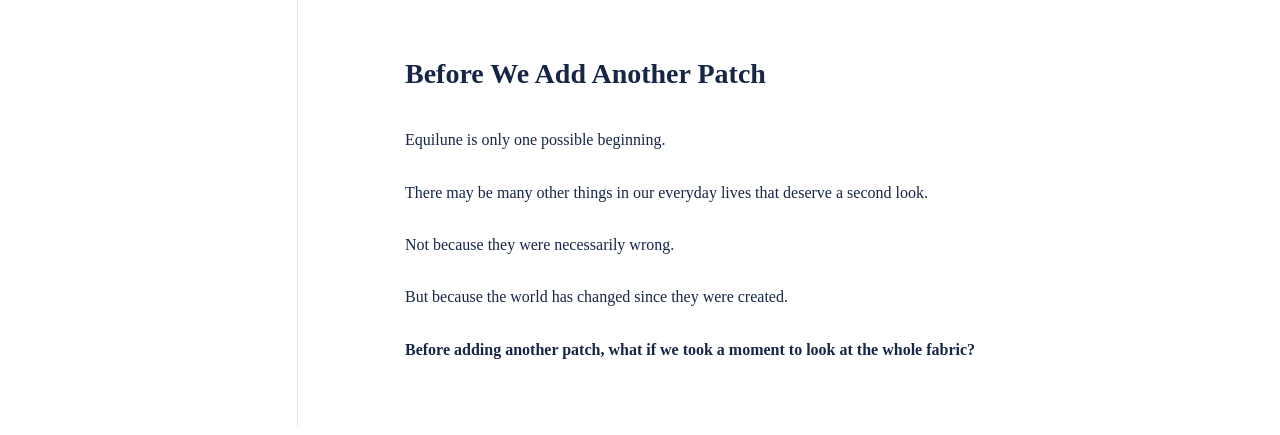
<file: 03the-idea.html>
<!DOCTYPE html>
<html lang="en">

<head>
  <meta charset="UTF-8">
  <meta name="viewport" content="width=device-width, initial-scale=1.0">

  <title>Social Defragmentation | The Equilune Calendar</title>
  <meta name="description" content="Explore Social Defragmentation: an idea about understanding the systems we inherited, unraveling unnecessary complexity, and reweaving them for a changing world.">

  <link rel="stylesheet" href="style.css">
  <link rel="icon" type="image/png" href="/favicon.PNG">
  <link rel="apple-touch-icon" href="/apple-touch-icon.PNG">
</head>

<body>

<div class="site-layout">

  <!-- Desktop navigation -->
  <aside class="sidebar">
    <a href="index.html" class="site-logo">The Equilune Calendar</a>

    <nav class="site-nav" aria-label="Main navigation">
      <a href="index.html"><span class="nav-title">00 HOME</span><span class="nav-subtitle">The Equilune Calendar</span></a>
      <a href="what.html"><span class="nav-title">01 WHAT?</span><span class="nav-subtitle">The Calendar &amp; Theme Weeks</span></a>
      <a href="why.html"><span class="nav-title">02 WHY?</span><span class="nav-subtitle">Why Change the Calendar Now?</span></a>
      <a href="idea.html" aria-current="page"><span class="nav-title">03 THE IDEA</span><span class="nav-subtitle">Social Defragmentation</span></a>
      <a href="benefits.html"><span class="nav-title">04 BENEFITS</span><span class="nav-subtitle">What Could Improve?</span></a>
      <a href="modules.html"><span class="nav-title">05 THE MODULES</span><span class="nav-subtitle">Ideas Beyond the Calendar</span></a>
      <a href="change.html"><span class="nav-title">06 A DIFFERENT KIND OF CHANGE</span><span class="nav-subtitle">Re-editing, Not Revolution</span></a>
      <a href="questions.html"><span class="nav-title">07 OPEN QUESTIONS</span><span class="nav-subtitle">Challenges to Solve</span></a>
      <a href="how.html"><span class="nav-title">08 HOW?</span><span class="nav-subtitle">The Road to 2035</span></a>
      <a href="qa.html"><span class="nav-title">09 Q&amp;A</span><span class="nav-subtitle">Practical Questions &amp; Answers</span></a>
      <a href="join.html"><span class="nav-title">10 JOIN THE CONVERSATION</span><span class="nav-subtitle">Share Your Thoughts</span></a>
    </nav>
  </aside>

  <!-- Mobile navigation -->
  <header class="mobile-header">
    <a href="index.html" class="site-logo">The Equilune Calendar</a>

    <details class="mobile-menu">
      <summary aria-label="Open navigation menu">☰</summary>

      <nav class="site-nav" aria-label="Mobile navigation">
        <a href="index.html"><span class="nav-title">00 HOME</span><span class="nav-subtitle">The Equilune Calendar</span></a>
        <a href="what.html"><span class="nav-title">01 WHAT?</span><span class="nav-subtitle">The Calendar &amp; Theme Weeks</span></a>
        <a href="why.html"><span class="nav-title">02 WHY?</span><span class="nav-subtitle">Why Change the Calendar Now?</span></a>
        <a href="idea.html" aria-current="page"><span class="nav-title">03 THE IDEA</span><span class="nav-subtitle">Social Defragmentation</span></a>
        <a href="benefits.html"><span class="nav-title">04 BENEFITS</span><span class="nav-subtitle">What Could Improve?</span></a>
        <a href="modules.html"><span class="nav-title">05 THE MODULES</span><span class="nav-subtitle">Ideas Beyond the Calendar</span></a>
        <a href="change.html"><span class="nav-title">06 A DIFFERENT KIND OF CHANGE</span><span class="nav-subtitle">Re-editing, Not Revolution</span></a>
        <a href="questions.html"><span class="nav-title">07 OPEN QUESTIONS</span><span class="nav-subtitle">Challenges to Solve</span></a>
        <a href="how.html"><span class="nav-title">08 HOW?</span><span class="nav-subtitle">The Road to 2035</span></a>
        <a href="qa.html"><span class="nav-title">09 Q&amp;A</span><span class="nav-subtitle">Practical Questions &amp; Answers</span></a>
        <a href="join.html"><span class="nav-title">10 JOIN THE CONVERSATION</span><span class="nav-subtitle">Share Your Thoughts</span></a>
      </nav>
    </details>
  </header>

  <!-- Main content -->
  <main class="main-content">

    <article class="equilune-article">

      <h1>03 THE IDEA</h1>
      <h2 class="page-subtitle">Reweaving What We Inherited</h2>

      <div class="article-body">

        <!-- Two-line opening statement -->
        <div style="margin-bottom: 42px;">
          <p style="margin-bottom: 2px;">
            <strong>Unravel. Understand. Reweave.</strong>
          </p>
          <p style="margin-top: 0;">
            The idea of Social Defragmentation.
          </p>
        </div>

        <p>Life in today's world can feel exhausting.</p>

        <p>We face countless structural challenges, while constantly struggling with limited time, resources, and capacity.</p>

        <p>And sometimes, even the endless demand for greater “efficiency” becomes exhausting.</p>

        <p>When we want to change the way things are, or when change becomes unavoidable, it is easy to criticize those who came before us, or to blame the people and institutions around us.</p>

        <p>But I would like to believe that many of the things we have today exist because someone, at some point, needed them.</p>

        <p>Most were probably created with the intention of making something better.</p>

        <p>So rather than simply rejecting what we have inherited, I want to ask:</p>

        <p>How did we get here?</p>

        <p>What purposes did these systems originally serve?</p>

        <p>Could we take a closer look at the complexity we have accumulated, gently unravel it, and weave it together again?</p>

        <p>Over time, systems and institutions have been layered upon one another.</p>

        <p>And in many places, what remains resembles a patchwork of rules, exceptions, and adjustments.</p>

        <h2>A Small Example from the United Kingdom</h2>

        <p>Let's consider an example from the United Kingdom: the <strong>High Income Child Benefit Charge</strong>.</p>

        <p>The UK provides Child Benefit to support families raising children.</p>

        <p>That makes sense.</p>

        <p>But should families with higher incomes receive the same level of support?</p>

        <p>That is also a reasonable question.</p>

        <p>So a system was introduced to recover some or all of the benefit through taxation when an individual parent's income exceeds a certain threshold.</p>

        <p>There are understandable reasons behind this decision, too.</p>

        <p>But here is where something curious happens.</p>

        <p>Imagine two families.</p>

        <p class="audience-label">FAMILY A</p>

        <p>
          One parent earns £75,000 a year.<br>
          The other parent has no income.<br>
          Their combined household income is <strong>£75,000</strong>.
        </p>

        <p class="audience-label">FAMILY B</p>

        <p>
          Both parents earn £40,000 a year.<br>
          Their combined household income is <strong>£80,000</strong>.
        </p>

        <p>Under the current system, Family A may have to repay part of its Child Benefit through the tax system.</p>

        <p>Family B, meanwhile, can receive the full benefit.</p>

        <p>Even though Family B has a higher total household income.</p>

        <p>How did we arrive at this situation?</p>

        <p>Each rule has its own purpose.</p>

        <p>Each decision has its own history.</p>

        <p>But when we step back and look at the whole system, something feels a little strange.</p>

        <p>We have added new rules to solve new problems, often with the intention of helping people or improving society.</p>

        <p>But what happens when all those rules are combined?</p>

        <p>Sometimes, the result becomes far more complicated than anyone originally intended.</p>

        <h2>What About Our Calendar?</h2>

        <p>The same question can be asked of the calendar system we use today.</p>

        <p>Calendars are indispensable to modern life.</p>

        <p>Yet the system we have inherited through centuries of history sometimes requires surprisingly complicated adjustments.</p>

        <p>Payment dates that shift around weekends and business days.</p>

        <p>Daily calculations that change depending on the number of days in a month.</p>

        <p>Annual schedules that must be rearranged year after year.</p>

        <p>Even behind the scenes, computer systems continuously perform calculations to accommodate these variations.</p>

        <p>What if we could “defragment” some of this complexity?</p>

        <p>What if we could carefully unravel these layers of rules and adjustments, then reweave them into something more coherent, inclusive, and rational?</p>

        <p><strong>What if we could eliminate the need for certain processes, rather than simply making them more efficient?</strong></p>

        <p>The Equilune Calendar is one attempt to bring this idea of <strong>Social Defragmentation</strong> to life.</p>

        <h2>Before We Add Another Patch</h2>

        <p>Equilune is only one possible beginning.</p>

        <p>There may be many other things in our everyday lives that deserve a second look.</p>

        <p>Not because they were necessarily wrong.</p>

        <p>But because the world has changed since they were created.</p>

        <p><strong>Before adding another patch, what if we took a moment to look at the whole fabric?</strong></p>

      </div>

    </article>

  </main>

</div>

</body>
</html>
</file>
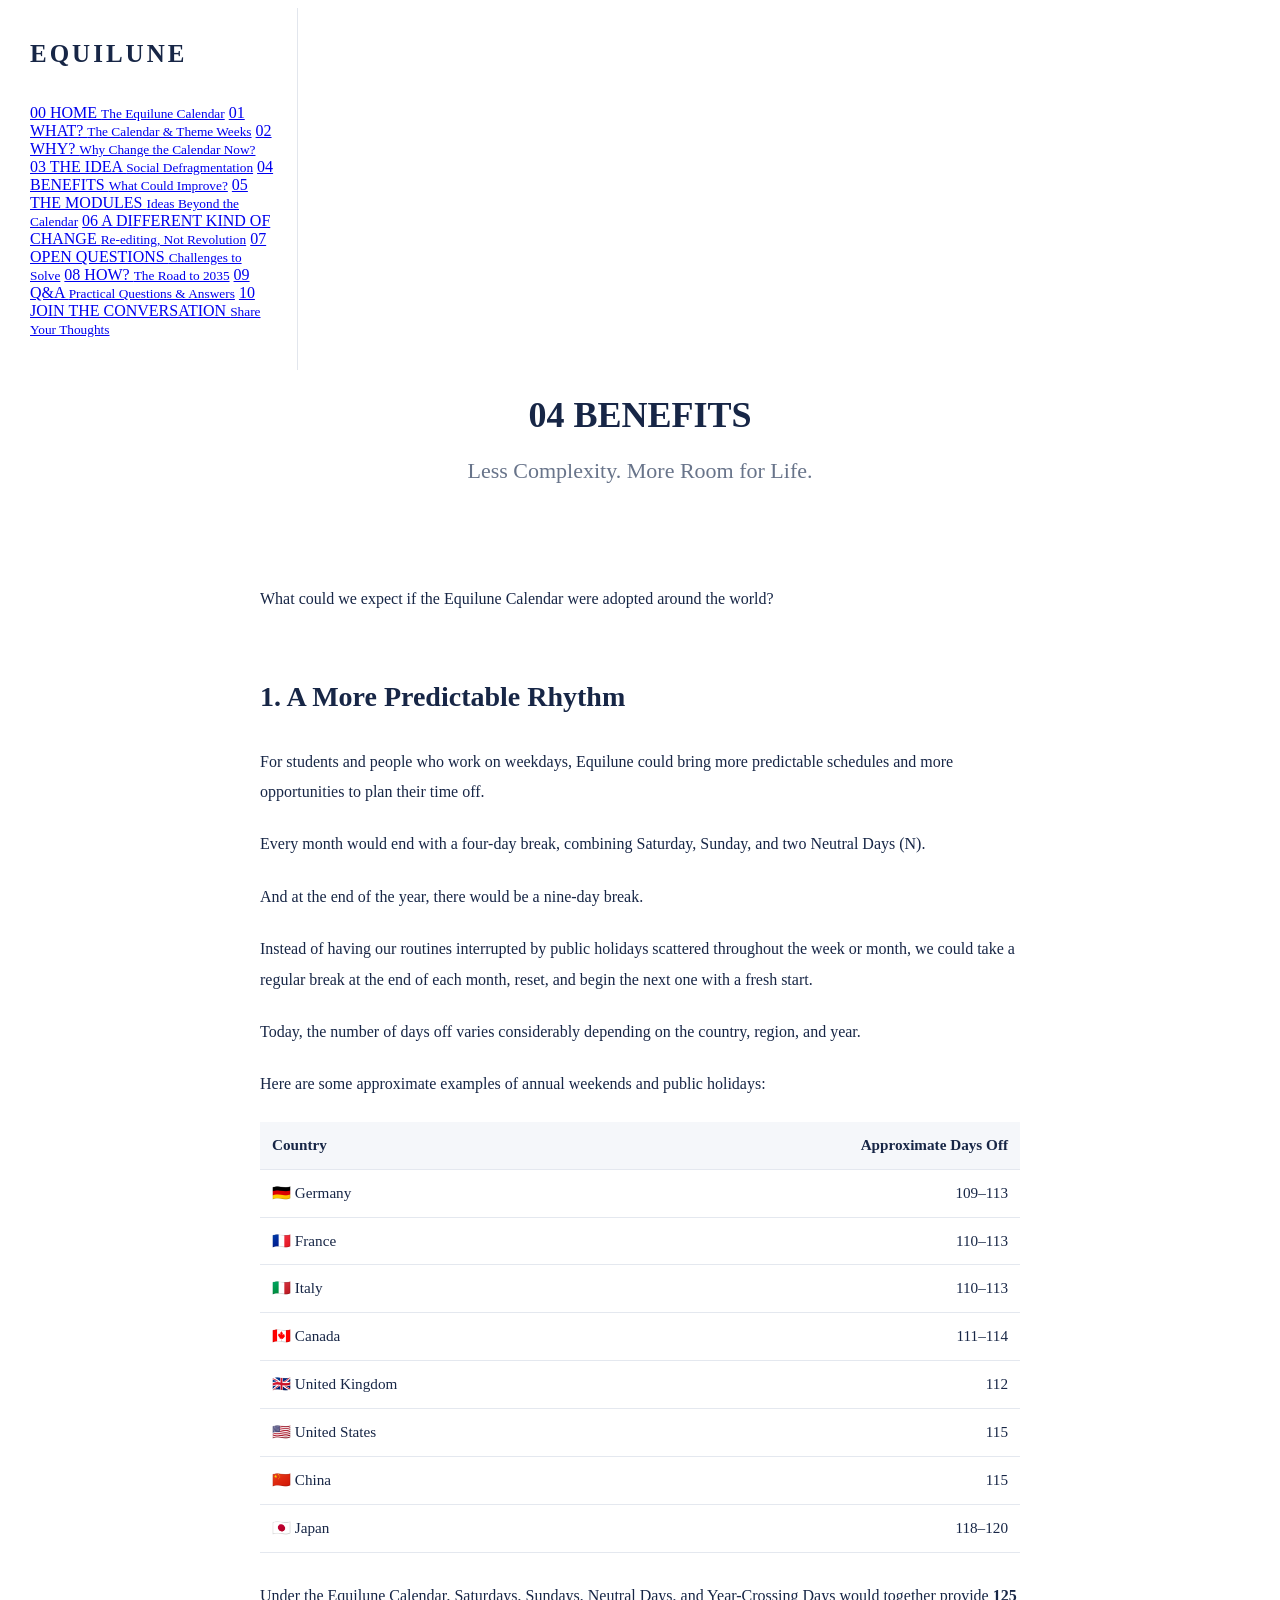
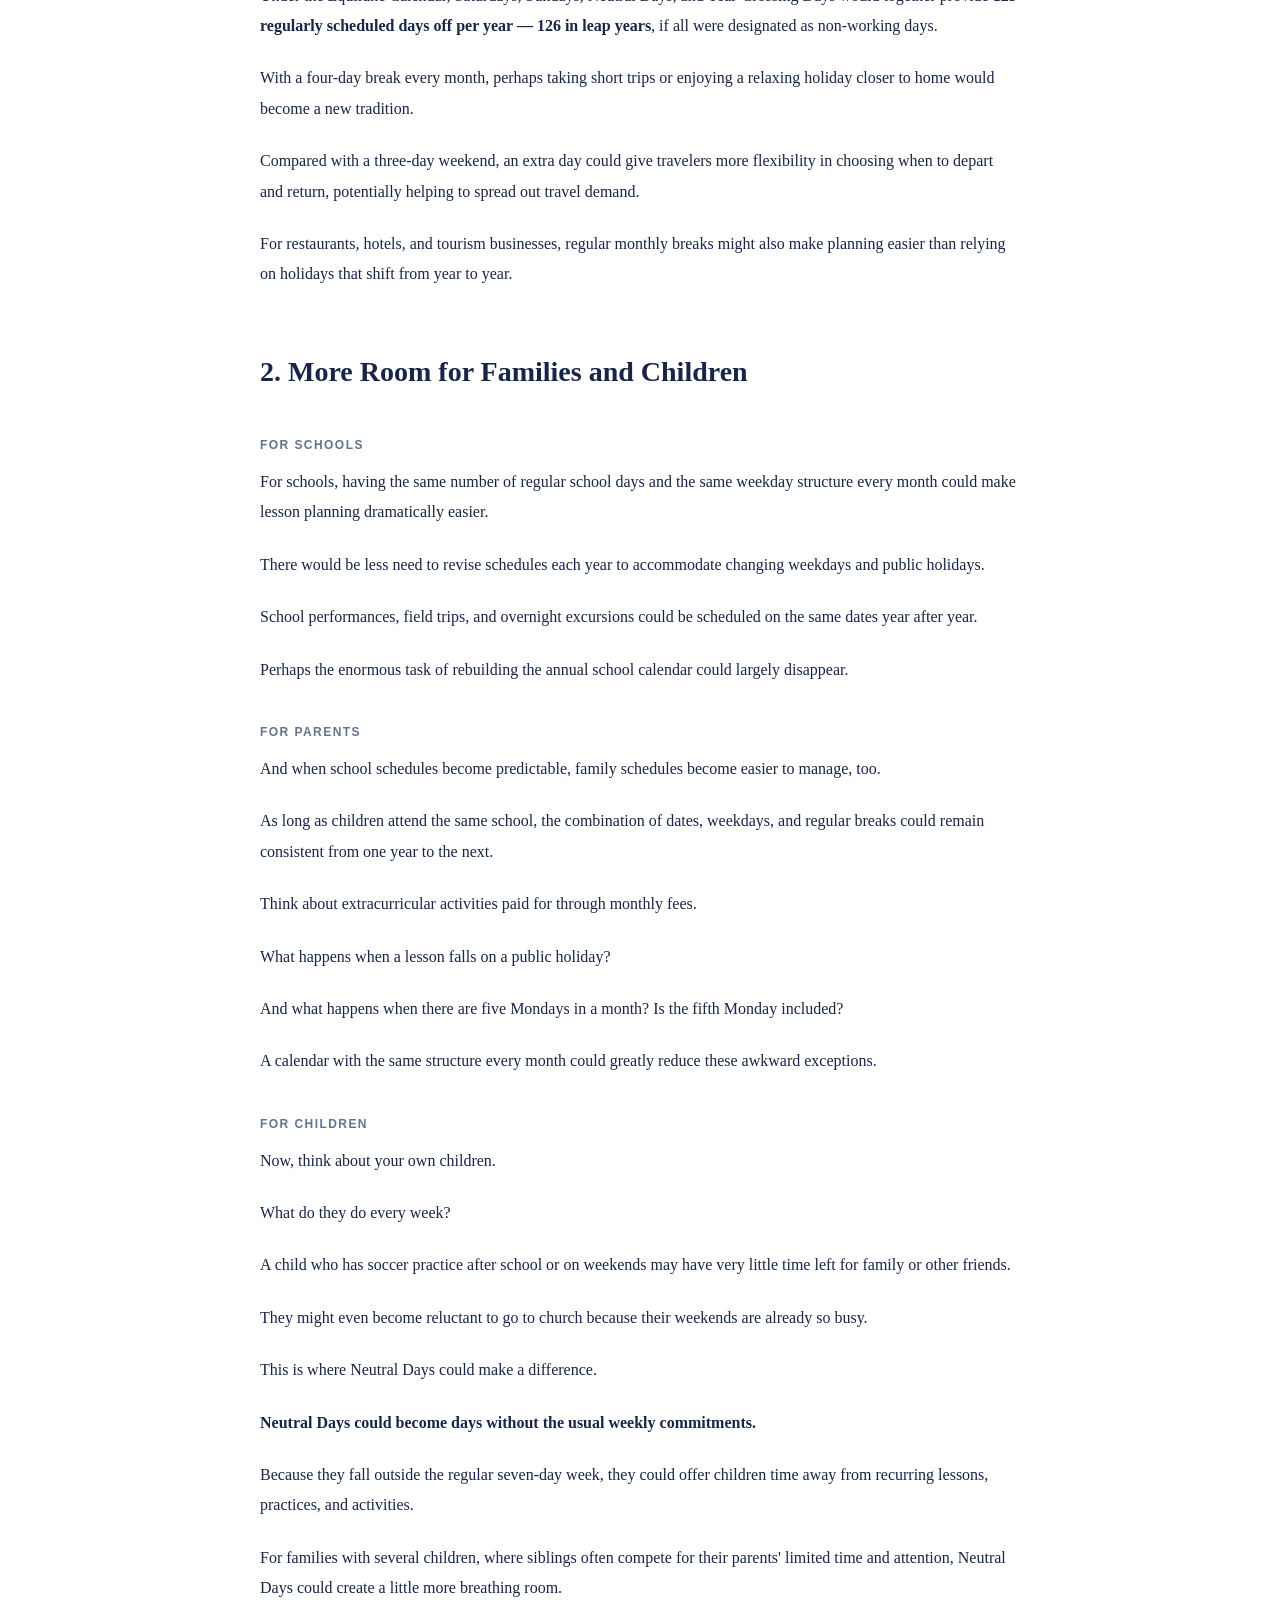
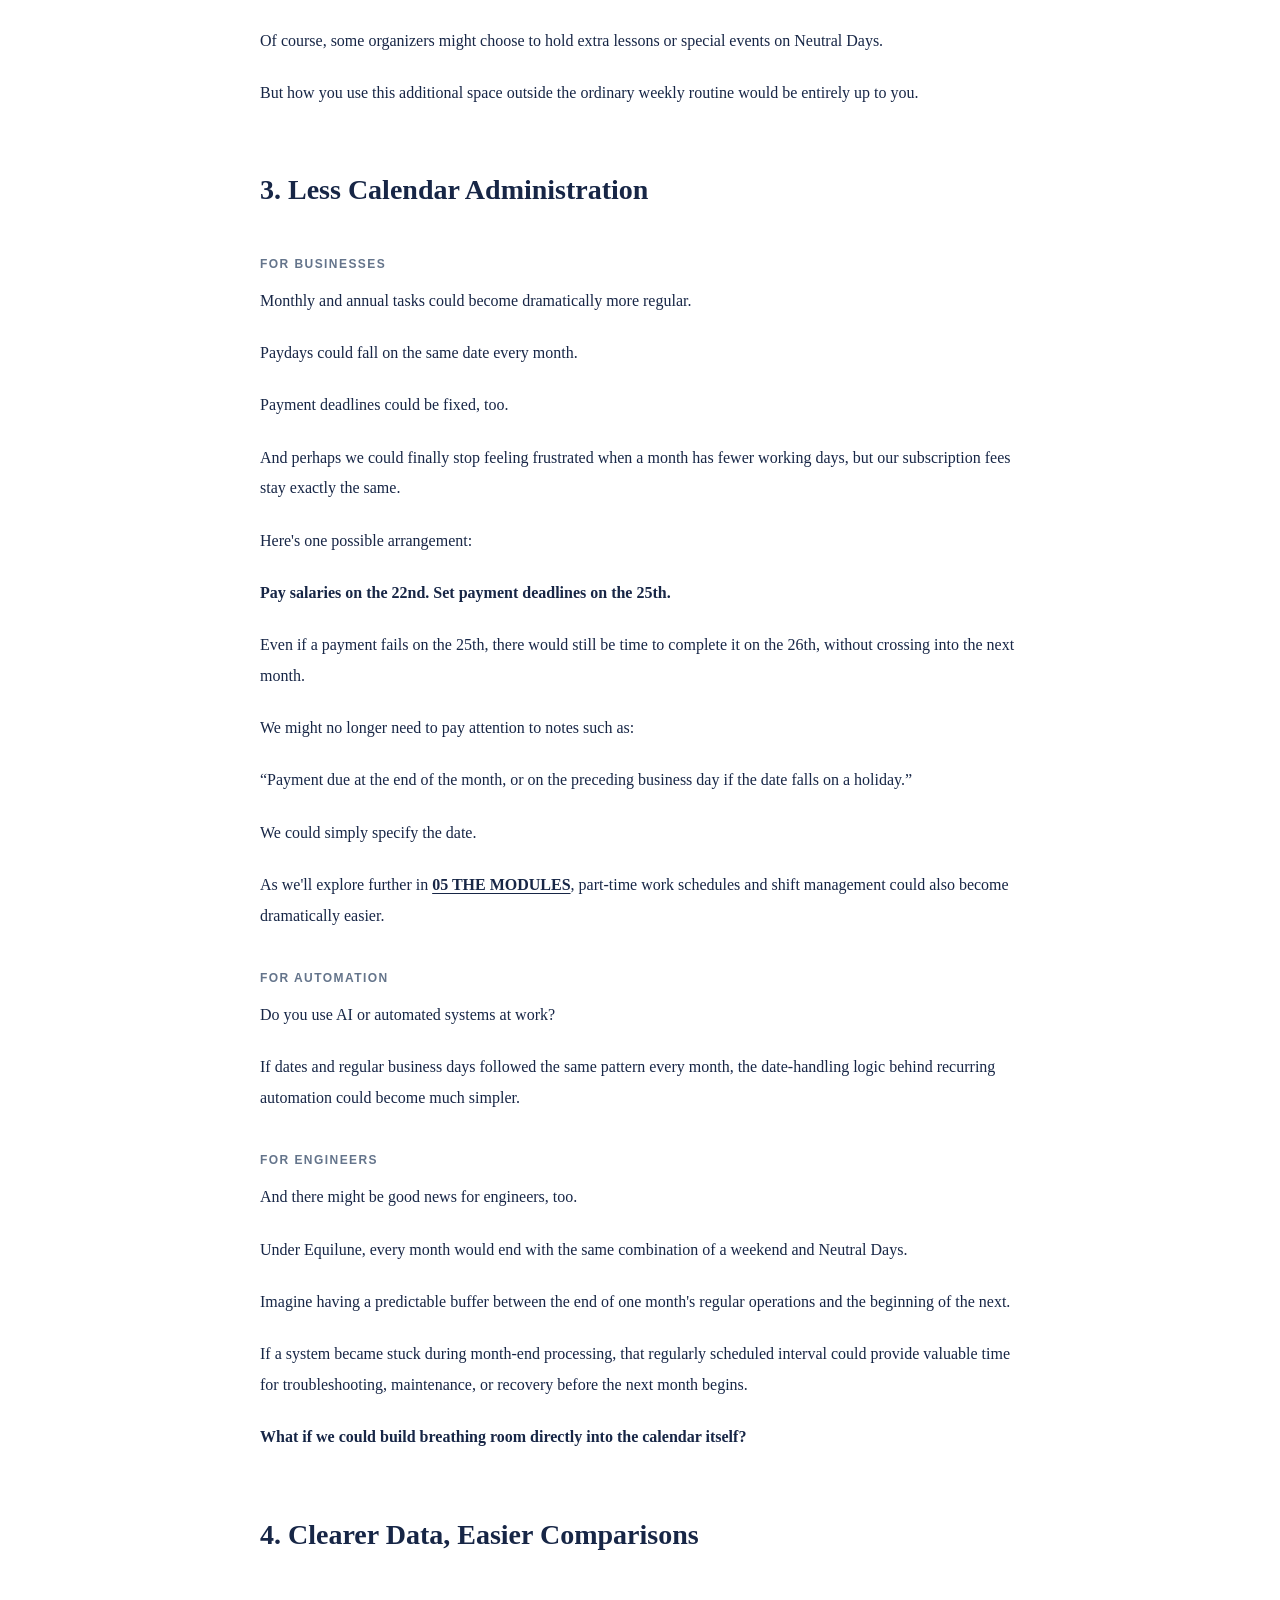
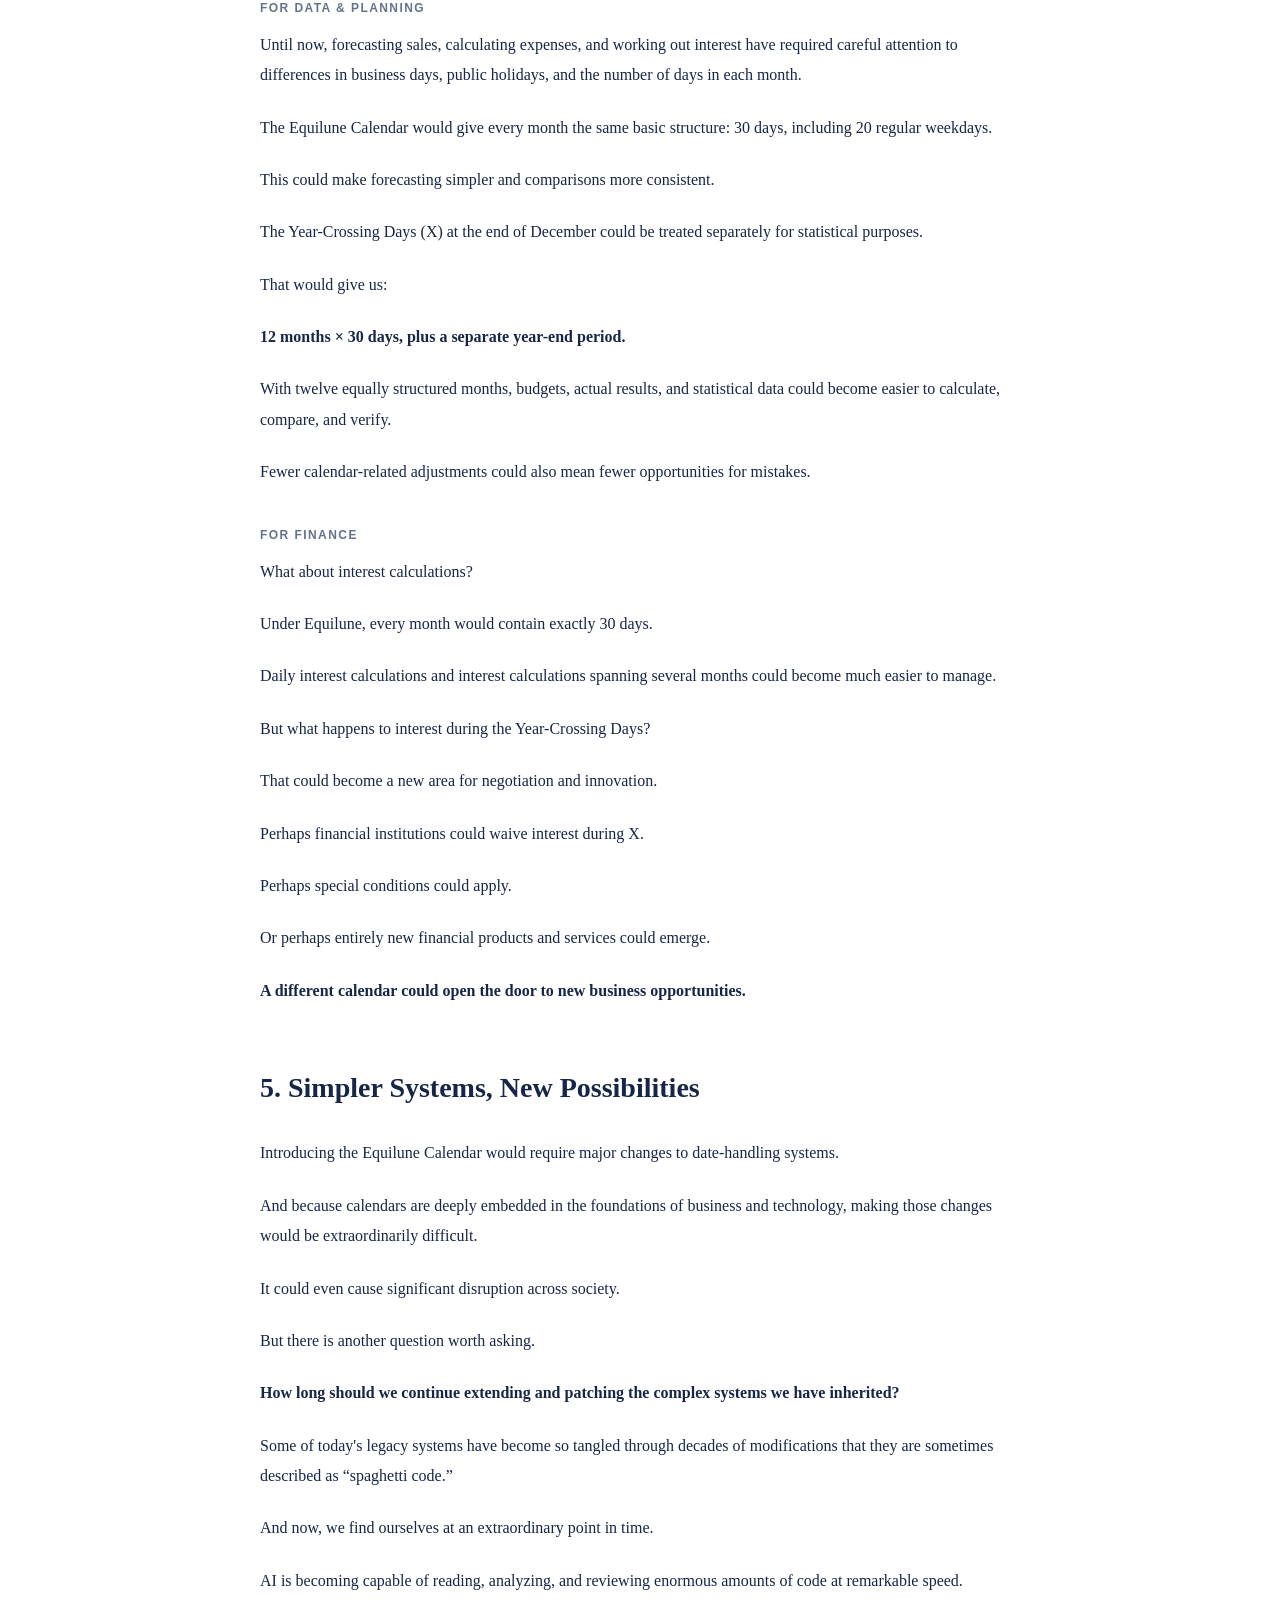
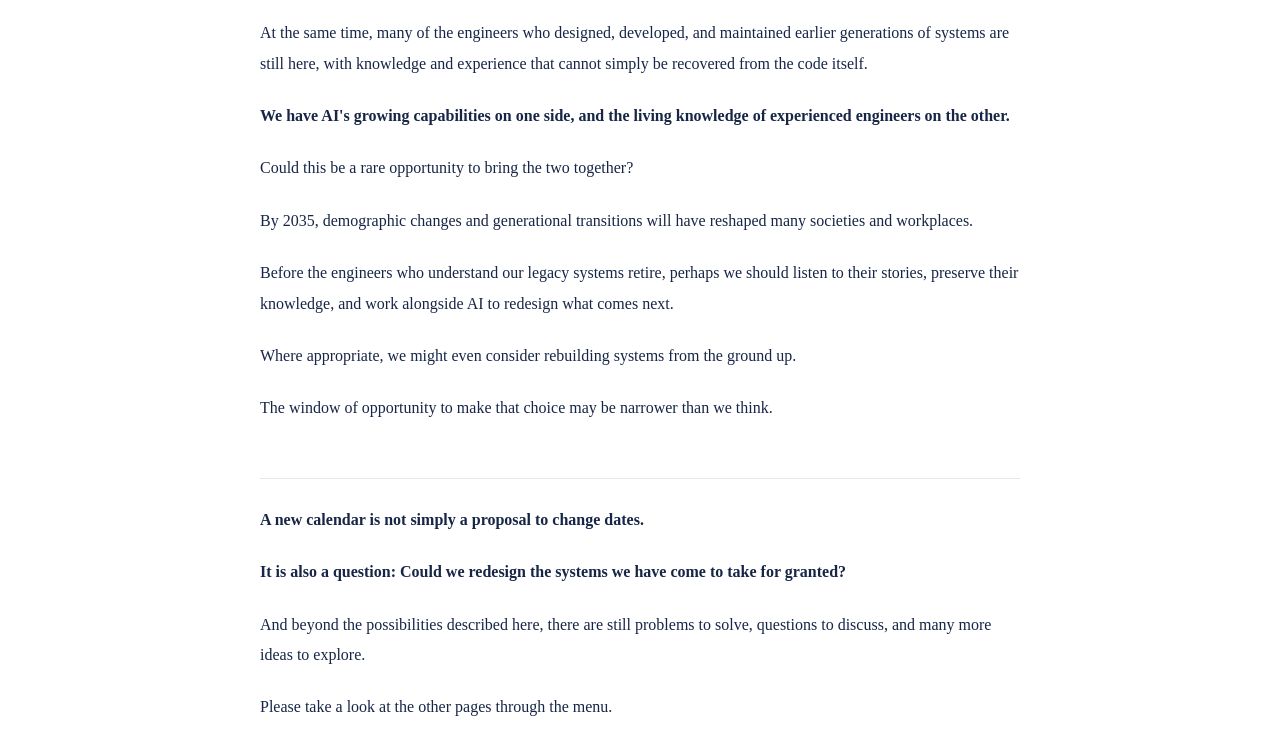
<file: 04benefits.html>
<!DOCTYPE html>
<html lang="en">
<head>
  <meta charset="UTF-8">
  <meta name="viewport" content="width=device-width, initial-scale=1.0">
  <meta name="description" content="Explore how the Equilune Calendar could simplify holidays, family schedules, administration, data, and technology.">
  <title>04 BENEFITS — Equilune Calendar</title>
  <link rel="icon" href="favicon.PNG">
  <link rel="apple-touch-icon" href="apple-touch-icon.PNG">
  <link rel="stylesheet" href="style.css">
  <style>
    /* Page-only additions; shared layout and typography remain in style.css. */
    .benefits-page .audience-section { margin-top: 38px; }
    .benefits-page .audience-label {
      margin: 0 0 13px;
      color: #64748b;
      font-family: Arial, Helvetica, sans-serif;
      font-size: 12px;
      font-weight: 700;
      letter-spacing: .12em;
      line-height: 1.5;
    }
    .benefits-page .benefits-section { margin-top: 52px; }
    .benefits-page .benefits-section h2 { margin-bottom: 24px; }
    .benefits-page .days-table { width: 100%; border-collapse: collapse; margin: 20px 0 28px; font-size: .95em; }
    .benefits-page .days-table th, .benefits-page .days-table td { padding: 9px 12px; border-bottom: 1px solid #e4e8ef; text-align: left; }
    .benefits-page .days-table th { color: #172646; background: #f5f7fa; }
    .benefits-page .days-table th:last-child, .benefits-page .days-table td:last-child { text-align: right; }
    .benefits-page .closing-thought { margin-top: 54px; padding-top: 26px; border-top: 1px solid #e4e8ef; }
    .benefits-page .closing-thought p { font-weight: 600; }
    .benefits-page a { color: #172646; text-underline-offset: 3px; }
  </style>
</head>
<body>
  <aside class="sidebar">
    <a class="site-logo" href="index.html">EQUILUNE</a>
    <nav aria-label="Main navigation">
      <a href="index.html">00 HOME <small>The Equilune Calendar</small></a>
      <a href="what.html">01 WHAT? <small>The Calendar &amp; Theme Weeks</small></a>
      <a href="why.html">02 WHY? <small>Why Change the Calendar Now?</small></a>
      <a href="idea.html">03 THE IDEA <small>Social Defragmentation</small></a>
      <a href="benefits.html" aria-current="page">04 BENEFITS <small>What Could Improve?</small></a>
      <a href="modules.html">05 THE MODULES <small>Ideas Beyond the Calendar</small></a>
      <a href="change.html">06 A DIFFERENT KIND OF CHANGE <small>Re-editing, Not Revolution</small></a>
      <a href="questions.html">07 OPEN QUESTIONS <small>Challenges to Solve</small></a>
      <a href="how.html">08 HOW? <small>The Road to 2035</small></a>
      <a href="qa.html">09 Q&amp;A <small>Practical Questions &amp; Answers</small></a>
      <a href="join.html">10 JOIN THE CONVERSATION <small>Share Your Thoughts</small></a>
    </nav>
  </aside>

  <header class="mobile-header">
    <a class="site-logo" href="index.html">EQUILUNE</a>
    <details class="mobile-menu">
      <summary aria-label="Open navigation menu">☰</summary>
      <nav aria-label="Mobile navigation">
        <a href="index.html">00 HOME <small>The Equilune Calendar</small></a>
        <a href="what.html">01 WHAT? <small>The Calendar &amp; Theme Weeks</small></a>
        <a href="why.html">02 WHY? <small>Why Change the Calendar Now?</small></a>
        <a href="idea.html">03 THE IDEA <small>Social Defragmentation</small></a>
        <a href="benefits.html" aria-current="page">04 BENEFITS <small>What Could Improve?</small></a>
        <a href="modules.html">05 THE MODULES <small>Ideas Beyond the Calendar</small></a>
        <a href="change.html">06 A DIFFERENT KIND OF CHANGE <small>Re-editing, Not Revolution</small></a>
        <a href="questions.html">07 OPEN QUESTIONS <small>Challenges to Solve</small></a>
        <a href="how.html">08 HOW? <small>The Road to 2035</small></a>
        <a href="qa.html">09 Q&amp;A <small>Practical Questions &amp; Answers</small></a>
        <a href="join.html">10 JOIN THE CONVERSATION <small>Share Your Thoughts</small></a>
      </nav>
    </details>
  </header>

  <main class="equilune-article benefits-page">
    <h1>04 BENEFITS</h1>
    <p class="page-subtitle">Less Complexity. More Room for Life.</p>
    <div class="article-body">
      <p>What could we expect if the Equilune Calendar were adopted around the world?</p>

      <section class="benefits-section">
        <h2>1. A More Predictable Rhythm</h2>
        <p>For students and people who work on weekdays, Equilune could bring more predictable schedules and more opportunities to plan their time off.</p>
        <p>Every month would end with a four-day break, combining Saturday, Sunday, and two Neutral Days (N).</p>
        <p>And at the end of the year, there would be a nine-day break.</p>
        <p>Instead of having our routines interrupted by public holidays scattered throughout the week or month, we could take a regular break at the end of each month, reset, and begin the next one with a fresh start.</p>
        <p>Today, the number of days off varies considerably depending on the country, region, and year.</p>
        <p>Here are some approximate examples of annual weekends and public holidays:</p>
        <table class="days-table"><thead><tr><th>Country</th><th>Approximate Days Off</th></tr></thead><tbody>
          <tr><td>🇩🇪 Germany</td><td>109–113</td></tr>
          <tr><td>🇫🇷 France</td><td>110–113</td></tr>
          <tr><td>🇮🇹 Italy</td><td>110–113</td></tr>
          <tr><td>🇨🇦 Canada</td><td>111–114</td></tr>
          <tr><td>🇬🇧 United Kingdom</td><td>112</td></tr>
          <tr><td>🇺🇸 United States</td><td>115</td></tr>
          <tr><td>🇨🇳 China</td><td>115</td></tr>
          <tr><td>🇯🇵 Japan</td><td>118–120</td></tr>
        </tbody></table>
        <p>Under the Equilune Calendar, Saturdays, Sundays, Neutral Days, and Year-Crossing Days would together provide <strong>125 regularly scheduled days off per year — 126 in leap years</strong>, if all were designated as non-working days.</p>
        <p>With a four-day break every month, perhaps taking short trips or enjoying a relaxing holiday closer to home would become a new tradition.</p>
        <p>Compared with a three-day weekend, an extra day could give travelers more flexibility in choosing when to depart and return, potentially helping to spread out travel demand.</p>
        <p>For restaurants, hotels, and tourism businesses, regular monthly breaks might also make planning easier than relying on holidays that shift from year to year.</p>
      </section>

      <section class="benefits-section">
        <h2>2. More Room for Families and Children</h2>
        <div class="audience-section"><p class="audience-label">FOR SCHOOLS</p>
          <p>For schools, having the same number of regular school days and the same weekday structure every month could make lesson planning dramatically easier.</p>
          <p>There would be less need to revise schedules each year to accommodate changing weekdays and public holidays.</p>
          <p>School performances, field trips, and overnight excursions could be scheduled on the same dates year after year.</p>
          <p>Perhaps the enormous task of rebuilding the annual school calendar could largely disappear.</p>
        </div>
        <div class="audience-section"><p class="audience-label">FOR PARENTS</p>
          <p>And when school schedules become predictable, family schedules become easier to manage, too.</p>
          <p>As long as children attend the same school, the combination of dates, weekdays, and regular breaks could remain consistent from one year to the next.</p>
          <p>Think about extracurricular activities paid for through monthly fees.</p>
          <p>What happens when a lesson falls on a public holiday?</p>
          <p>And what happens when there are five Mondays in a month? Is the fifth Monday included?</p>
          <p>A calendar with the same structure every month could greatly reduce these awkward exceptions.</p>
        </div>
        <div class="audience-section"><p class="audience-label">FOR CHILDREN</p>
          <p>Now, think about your own children.</p>
          <p>What do they do every week?</p>
          <p>A child who has soccer practice after school or on weekends may have very little time left for family or other friends.</p>
          <p>They might even become reluctant to go to church because their weekends are already so busy.</p>
          <p>This is where Neutral Days could make a difference.</p>
          <p><strong>Neutral Days could become days without the usual weekly commitments.</strong></p>
          <p>Because they fall outside the regular seven-day week, they could offer children time away from recurring lessons, practices, and activities.</p>
          <p>For families with several children, where siblings often compete for their parents' limited time and attention, Neutral Days could create a little more breathing room.</p>
          <p>Of course, some organizers might choose to hold extra lessons or special events on Neutral Days.</p>
          <p>But how you use this additional space outside the ordinary weekly routine would be entirely up to you.</p>
        </div>
      </section>

      <section class="benefits-section">
        <h2>3. Less Calendar Administration</h2>
        <div class="audience-section"><p class="audience-label">FOR BUSINESSES</p>
          <p>Monthly and annual tasks could become dramatically more regular.</p>
          <p>Paydays could fall on the same date every month.</p>
          <p>Payment deadlines could be fixed, too.</p>
          <p>And perhaps we could finally stop feeling frustrated when a month has fewer working days, but our subscription fees stay exactly the same.</p>
          <p>Here's one possible arrangement:</p>
          <p><strong>Pay salaries on the 22nd. Set payment deadlines on the 25th.</strong></p>
          <p>Even if a payment fails on the 25th, there would still be time to complete it on the 26th, without crossing into the next month.</p>
          <p>We might no longer need to pay attention to notes such as:</p>
          <p>“Payment due at the end of the month, or on the preceding business day if the date falls on a holiday.”</p>
          <p>We could simply specify the date.</p>
          <p>As we'll explore further in <a href="modules.html"><strong>05 THE MODULES</strong></a>, part-time work schedules and shift management could also become dramatically easier.</p>
        </div>
        <div class="audience-section"><p class="audience-label">FOR AUTOMATION</p>
          <p>Do you use AI or automated systems at work?</p>
          <p>If dates and regular business days followed the same pattern every month, the date-handling logic behind recurring automation could become much simpler.</p>
        </div>
        <div class="audience-section"><p class="audience-label">FOR ENGINEERS</p>
          <p>And there might be good news for engineers, too.</p>
          <p>Under Equilune, every month would end with the same combination of a weekend and Neutral Days.</p>
          <p>Imagine having a predictable buffer between the end of one month's regular operations and the beginning of the next.</p>
          <p>If a system became stuck during month-end processing, that regularly scheduled interval could provide valuable time for troubleshooting, maintenance, or recovery before the next month begins.</p>
          <p><strong>What if we could build breathing room directly into the calendar itself?</strong></p>
        </div>
      </section>

      <section class="benefits-section">
        <h2>4. Clearer Data, Easier Comparisons</h2>
        <div class="audience-section"><p class="audience-label">FOR DATA &amp; PLANNING</p>
          <p>Until now, forecasting sales, calculating expenses, and working out interest have required careful attention to differences in business days, public holidays, and the number of days in each month.</p>
          <p>The Equilune Calendar would give every month the same basic structure: 30 days, including 20 regular weekdays.</p>
          <p>This could make forecasting simpler and comparisons more consistent.</p>
          <p>The Year-Crossing Days (X) at the end of December could be treated separately for statistical purposes.</p>
          <p>That would give us:</p>
          <p><strong>12 months × 30 days, plus a separate year-end period.</strong></p>
          <p>With twelve equally structured months, budgets, actual results, and statistical data could become easier to calculate, compare, and verify.</p>
          <p>Fewer calendar-related adjustments could also mean fewer opportunities for mistakes.</p>
        </div>
        <div class="audience-section"><p class="audience-label">FOR FINANCE</p>
          <p>What about interest calculations?</p>
          <p>Under Equilune, every month would contain exactly 30 days.</p>
          <p>Daily interest calculations and interest calculations spanning several months could become much easier to manage.</p>
          <p>But what happens to interest during the Year-Crossing Days?</p>
          <p>That could become a new area for negotiation and innovation.</p>
          <p>Perhaps financial institutions could waive interest during X.</p>
          <p>Perhaps special conditions could apply.</p>
          <p>Or perhaps entirely new financial products and services could emerge.</p>
          <p><strong>A different calendar could open the door to new business opportunities.</strong></p>
        </div>
      </section>

      <section class="benefits-section">
        <h2>5. Simpler Systems, New Possibilities</h2>
        <p>Introducing the Equilune Calendar would require major changes to date-handling systems.</p>
        <p>And because calendars are deeply embedded in the foundations of business and technology, making those changes would be extraordinarily difficult.</p>
        <p>It could even cause significant disruption across society.</p>
        <p>But there is another question worth asking.</p>
        <p><strong>How long should we continue extending and patching the complex systems we have inherited?</strong></p>
        <p>Some of today's legacy systems have become so tangled through decades of modifications that they are sometimes described as “spaghetti code.”</p>
        <p>And now, we find ourselves at an extraordinary point in time.</p>
        <p>AI is becoming capable of reading, analyzing, and reviewing enormous amounts of code at remarkable speed.</p>
        <p>At the same time, many of the engineers who designed, developed, and maintained earlier generations of systems are still here, with knowledge and experience that cannot simply be recovered from the code itself.</p>
        <p><strong>We have AI's growing capabilities on one side, and the living knowledge of experienced engineers on the other.</strong></p>
        <p>Could this be a rare opportunity to bring the two together?</p>
        <p>By 2035, demographic changes and generational transitions will have reshaped many societies and workplaces.</p>
        <p>Before the engineers who understand our legacy systems retire, perhaps we should listen to their stories, preserve their knowledge, and work alongside AI to redesign what comes next.</p>
        <p>Where appropriate, we might even consider rebuilding systems from the ground up.</p>
        <p>The window of opportunity to make that choice may be narrower than we think.</p>
      </section>

      <div class="closing-thought">
        <p><strong>A new calendar is not simply a proposal to change dates.</strong></p>
        <p><strong>It is also a question: Could we redesign the systems we have come to take for granted?</strong></p>
      </div>
      <p>And beyond the possibilities described here, there are still problems to solve, questions to discuss, and many more ideas to explore.</p>
      <p>Please take a look at the other pages through the menu.</p>
    </div>
  </main>
</body>
</html>
</file>
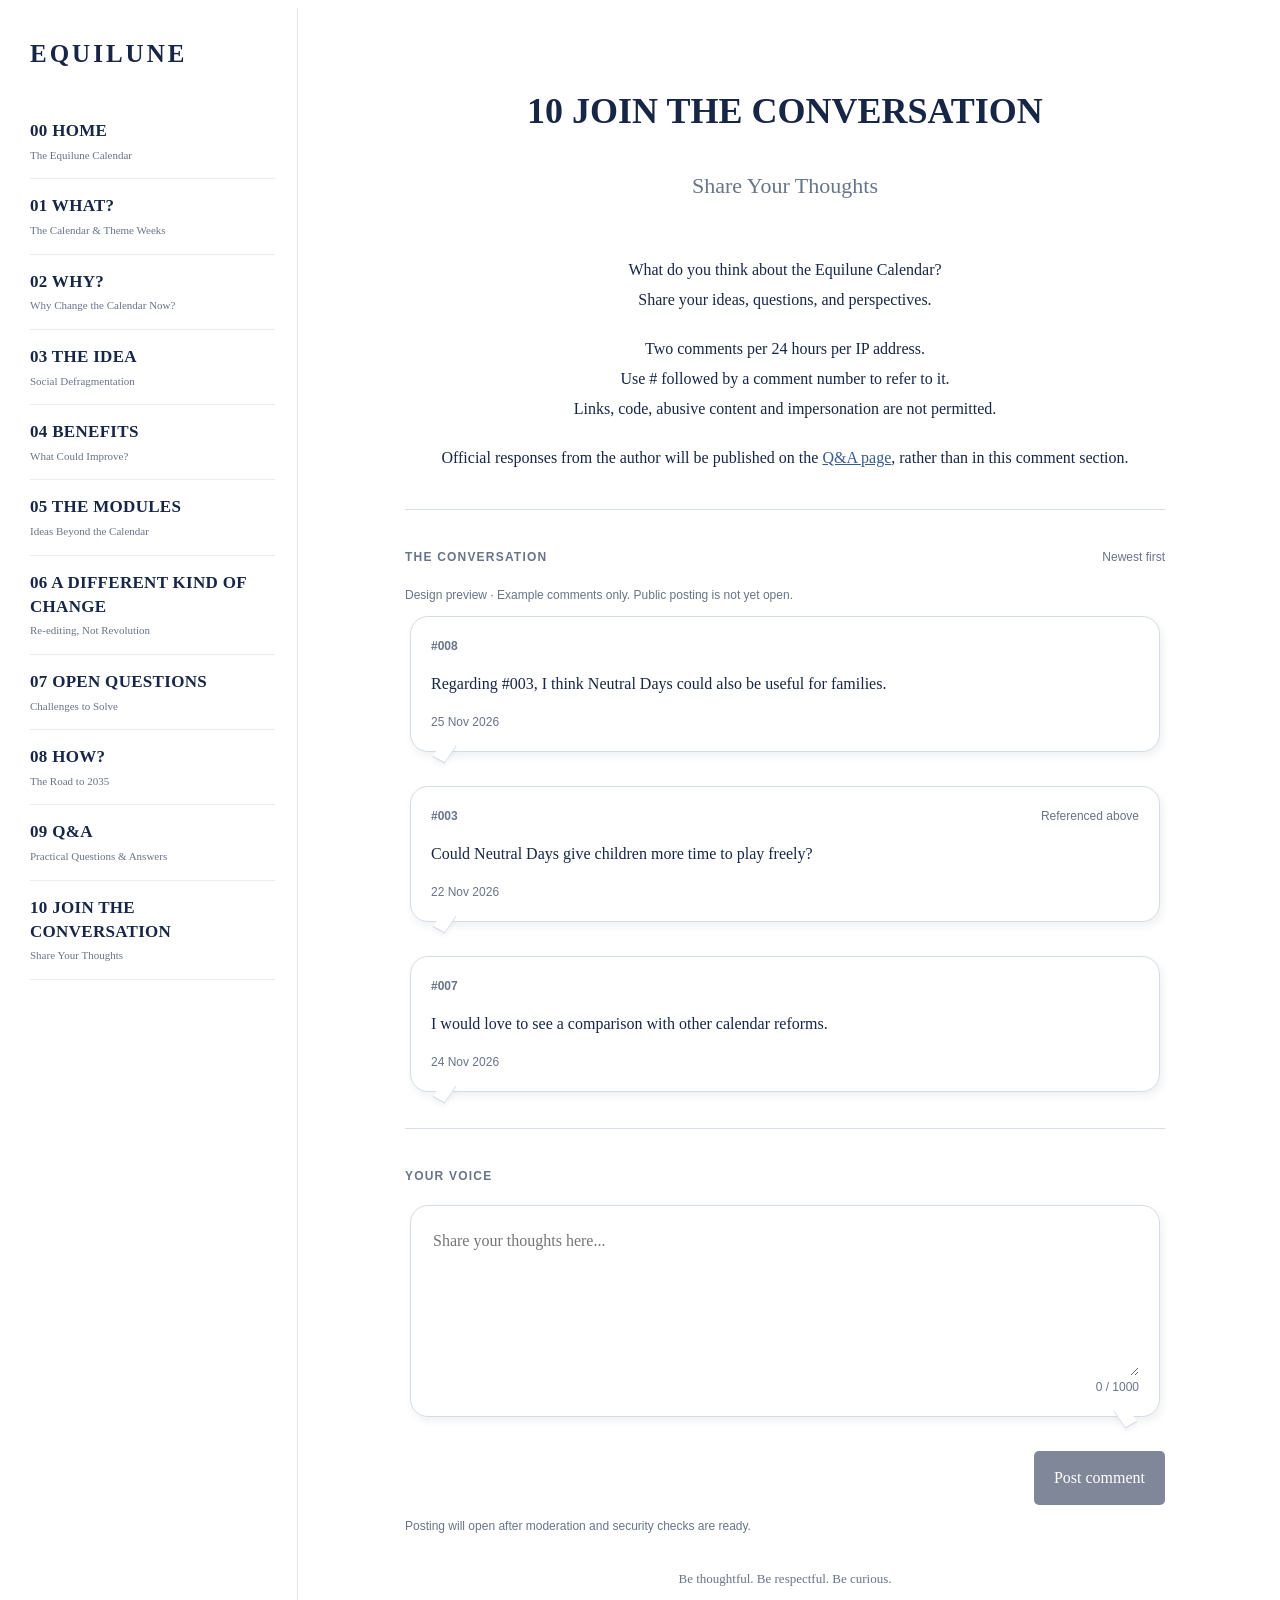
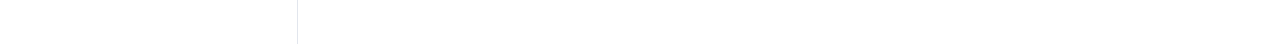
<file: 10join.html>
<!DOCTYPE html>
<html lang="en"><head><meta charset="UTF-8"><meta name="viewport" content="width=device-width, initial-scale=1.0"><title>Join the Conversation | The Equilune Calendar</title><link rel="icon" type="image/png" sizes="32x32" href="/favicon.PNG?v=3"><link rel="apple-touch-icon" sizes="180x180" href="/apple-touch-icon.PNG?v=3"><link rel="shortcut icon" href="/favicon.PNG?v=3"><link rel="stylesheet" href="style.css"><link rel="stylesheet" href="conversation.css"><script src="conversation.js" defer></script></head>
<body><div class="site-layout"><aside class="sidebar"><a href="index.html" class="site-logo">EQUILUNE</a><nav class="site-nav" aria-label="Main navigation"><a href="index.html"><span class="nav-title">00 HOME</span><span class="nav-subtitle">The Equilune Calendar</span></a>
<a href="01what.html"><span class="nav-title">01 WHAT?</span><span class="nav-subtitle">The Calendar &amp; Theme Weeks</span></a>
<a href="02why.html"><span class="nav-title">02 WHY?</span><span class="nav-subtitle">Why Change the Calendar Now?</span></a>
<a href="03the-idea.html"><span class="nav-title">03 THE IDEA</span><span class="nav-subtitle">Social Defragmentation</span></a>
<a href="04benefits.html"><span class="nav-title">04 BENEFITS</span><span class="nav-subtitle">What Could Improve?</span></a>
<a href="05modules.html"><span class="nav-title">05 THE MODULES</span><span class="nav-subtitle">Ideas Beyond the Calendar</span></a>
<a href="06change.html"><span class="nav-title">06 A DIFFERENT KIND OF CHANGE</span><span class="nav-subtitle">Re-editing, Not Revolution</span></a>
<a href="07questions.html"><span class="nav-title">07 OPEN QUESTIONS</span><span class="nav-subtitle">Challenges to Solve</span></a>
<a href="08how.html"><span class="nav-title">08 HOW?</span><span class="nav-subtitle">The Road to 2035</span></a>
<a href="09qa.html"><span class="nav-title">09 Q&amp;A</span><span class="nav-subtitle">Practical Questions &amp; Answers</span></a>
<a href="10join.html" aria-current="page"><span class="nav-title">10 JOIN THE CONVERSATION</span><span class="nav-subtitle">Share Your Thoughts</span></a></nav></aside><header class="mobile-header"><a href="index.html" class="site-logo">EQUILUNE</a><details class="mobile-menu"><summary aria-label="Open navigation menu">☰</summary><nav class="site-nav" aria-label="Mobile navigation"><a href="index.html"><span class="nav-title">00 HOME</span><span class="nav-subtitle">The Equilune Calendar</span></a>
<a href="01what.html"><span class="nav-title">01 WHAT?</span><span class="nav-subtitle">The Calendar &amp; Theme Weeks</span></a>
<a href="02why.html"><span class="nav-title">02 WHY?</span><span class="nav-subtitle">Why Change the Calendar Now?</span></a>
<a href="03the-idea.html"><span class="nav-title">03 THE IDEA</span><span class="nav-subtitle">Social Defragmentation</span></a>
<a href="04benefits.html"><span class="nav-title">04 BENEFITS</span><span class="nav-subtitle">What Could Improve?</span></a>
<a href="05modules.html"><span class="nav-title">05 THE MODULES</span><span class="nav-subtitle">Ideas Beyond the Calendar</span></a>
<a href="06change.html"><span class="nav-title">06 A DIFFERENT KIND OF CHANGE</span><span class="nav-subtitle">Re-editing, Not Revolution</span></a>
<a href="07questions.html"><span class="nav-title">07 OPEN QUESTIONS</span><span class="nav-subtitle">Challenges to Solve</span></a>
<a href="08how.html"><span class="nav-title">08 HOW?</span><span class="nav-subtitle">The Road to 2035</span></a>
<a href="09qa.html"><span class="nav-title">09 Q&amp;A</span><span class="nav-subtitle">Practical Questions &amp; Answers</span></a>
<a href="10join.html" aria-current="page"><span class="nav-title">10 JOIN THE CONVERSATION</span><span class="nav-subtitle">Share Your Thoughts</span></a></nav></details></header>
<main class="main-content"><article class="equilune-article conversation"><h1>10 JOIN THE CONVERSATION</h1><p class="page-subtitle">Share Your Thoughts</p>
<section class="conversation-intro"><p>What do you think about the Equilune Calendar?<br>Share your ideas, questions, and perspectives.</p><p>Two comments per 24 hours per IP address.<br>Use # followed by a comment number to refer to it.<br>Links, code, abusive content and impersonation are not permitted.</p><p>Official responses from the author will be published on the <a href="09qa.html">Q&amp;A page</a>, rather than in this comment section.</p></section>
<hr><section aria-labelledby="timeline-title"><div class="conversation-heading"><h2 id="timeline-title">THE CONVERSATION</h2><span>Newest first</span></div><p class="preview-note">Design preview · Example comments only. Public posting is not yet open.</p><div id="timeline"></div><noscript>JavaScript is required to display the conversation preview.</noscript></section><hr>
<section aria-labelledby="your-voice"><div class="conversation-heading"><h2 id="your-voice">YOUR VOICE</h2></div><form id="comment-form"><div class="speech compose"><label class="sr-only" for="comment">Your comment</label><textarea id="comment" maxlength="1000" rows="5" placeholder="Share your thoughts here..."></textarea><div class="counter" id="counter">0 / 1000</div></div><div class="post-row"><button type="submit" disabled>Post comment</button></div><p class="preview-note">Posting will open after moderation and security checks are ready.</p></form><p class="conversation-motto">Be thoughtful. Be respectful. Be curious.</p></section></article></main></div></body></html>
</file>
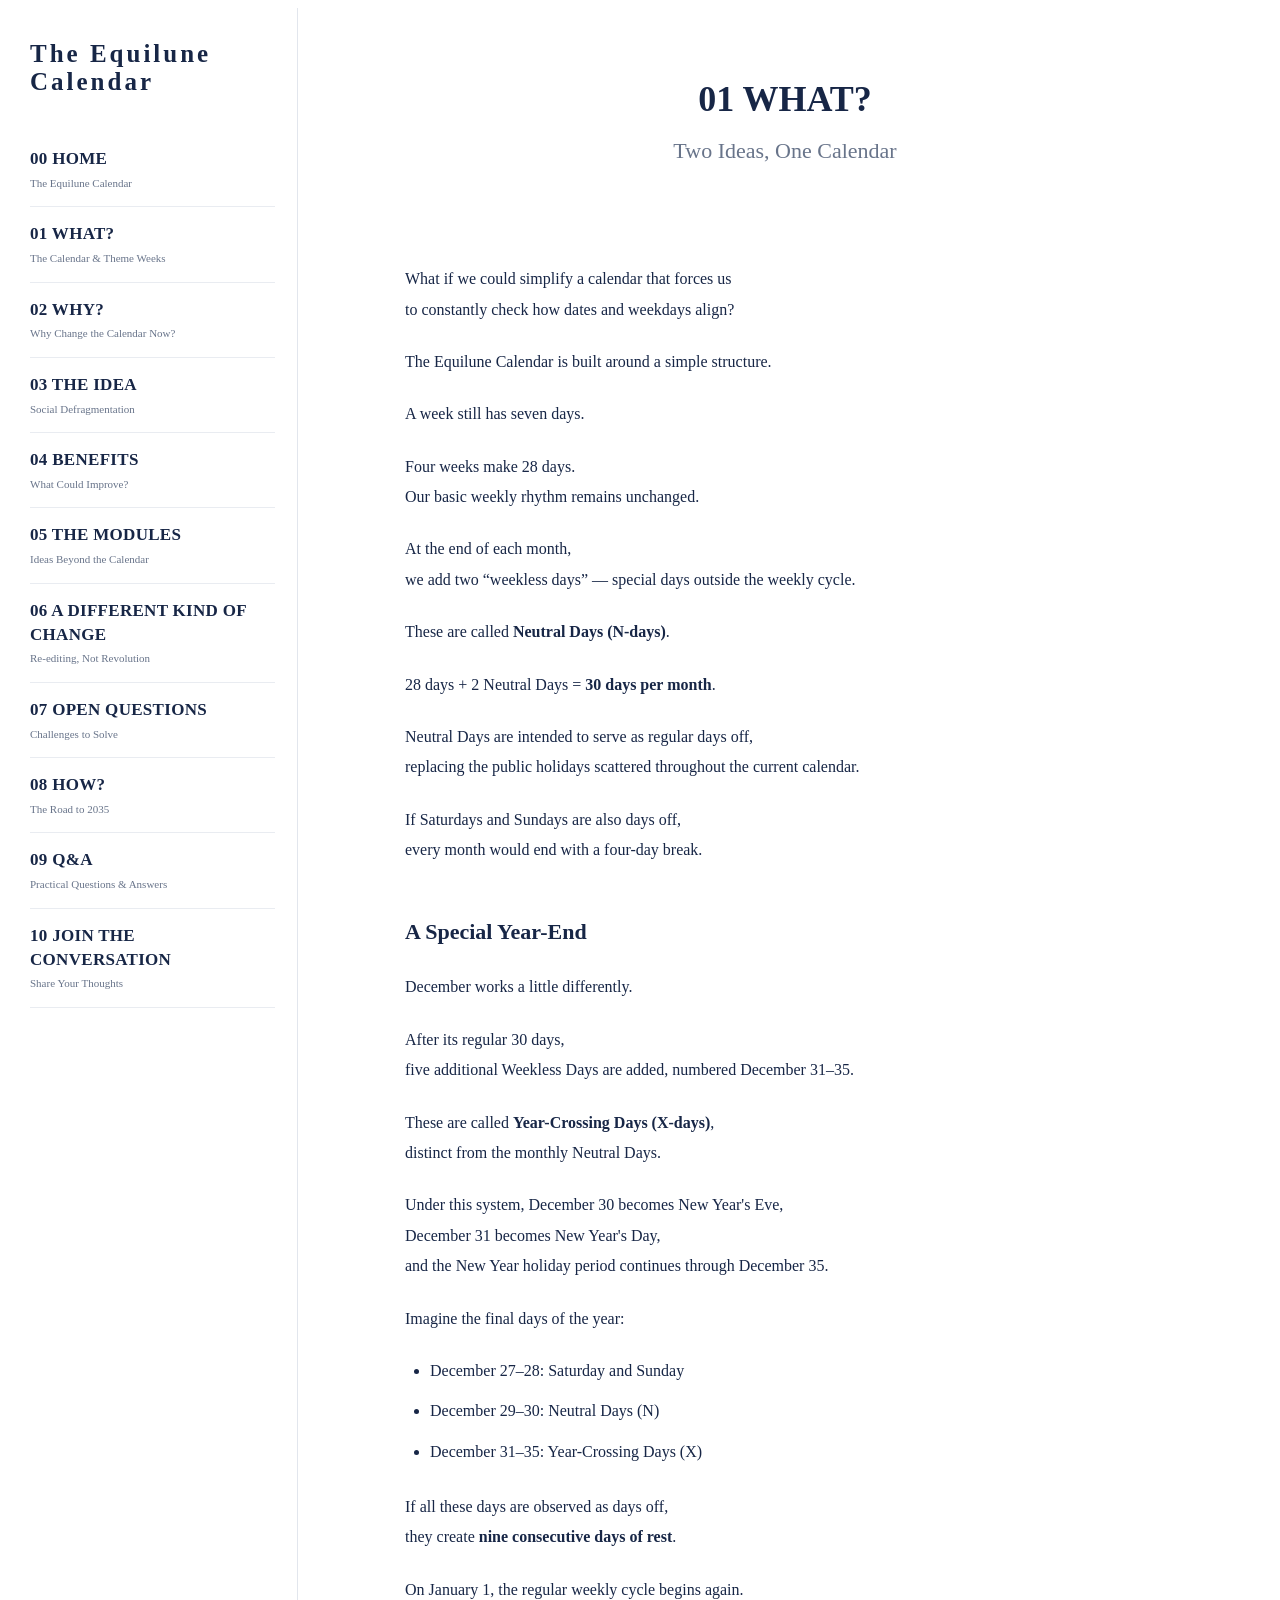
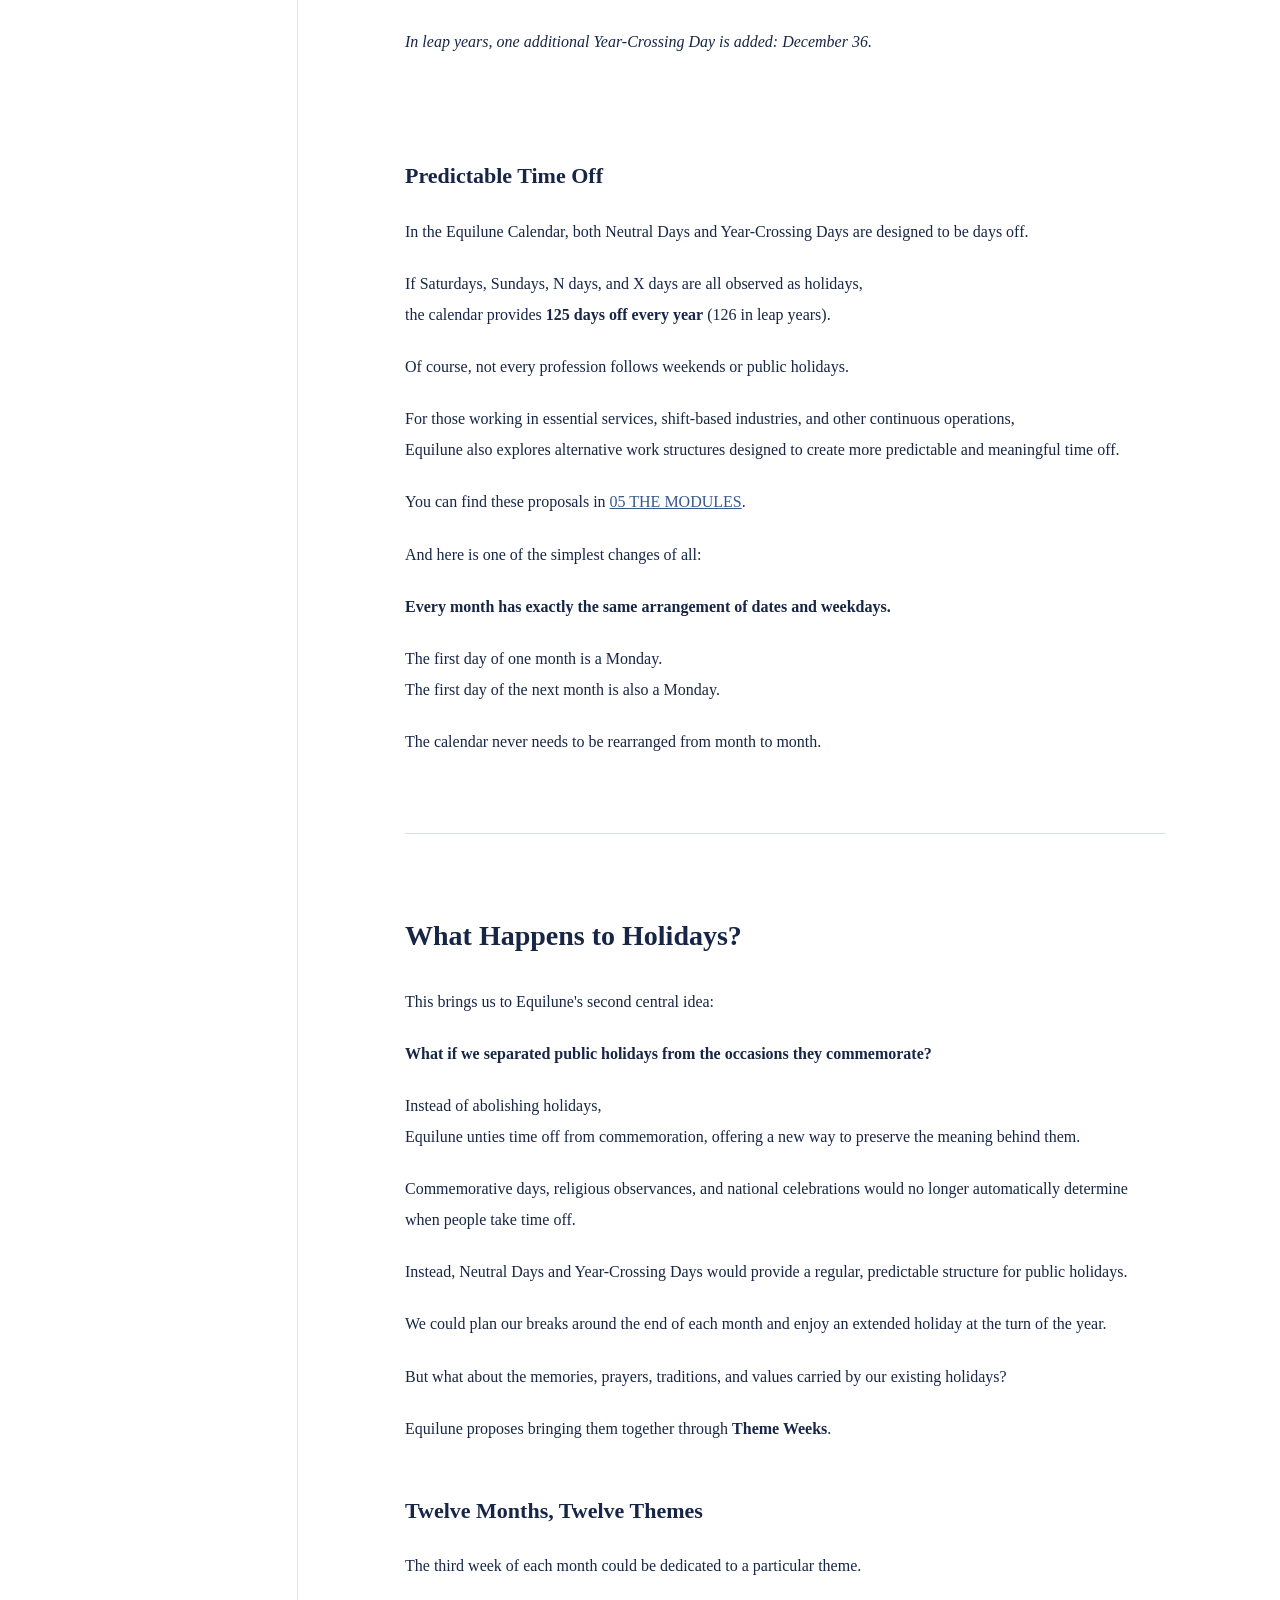
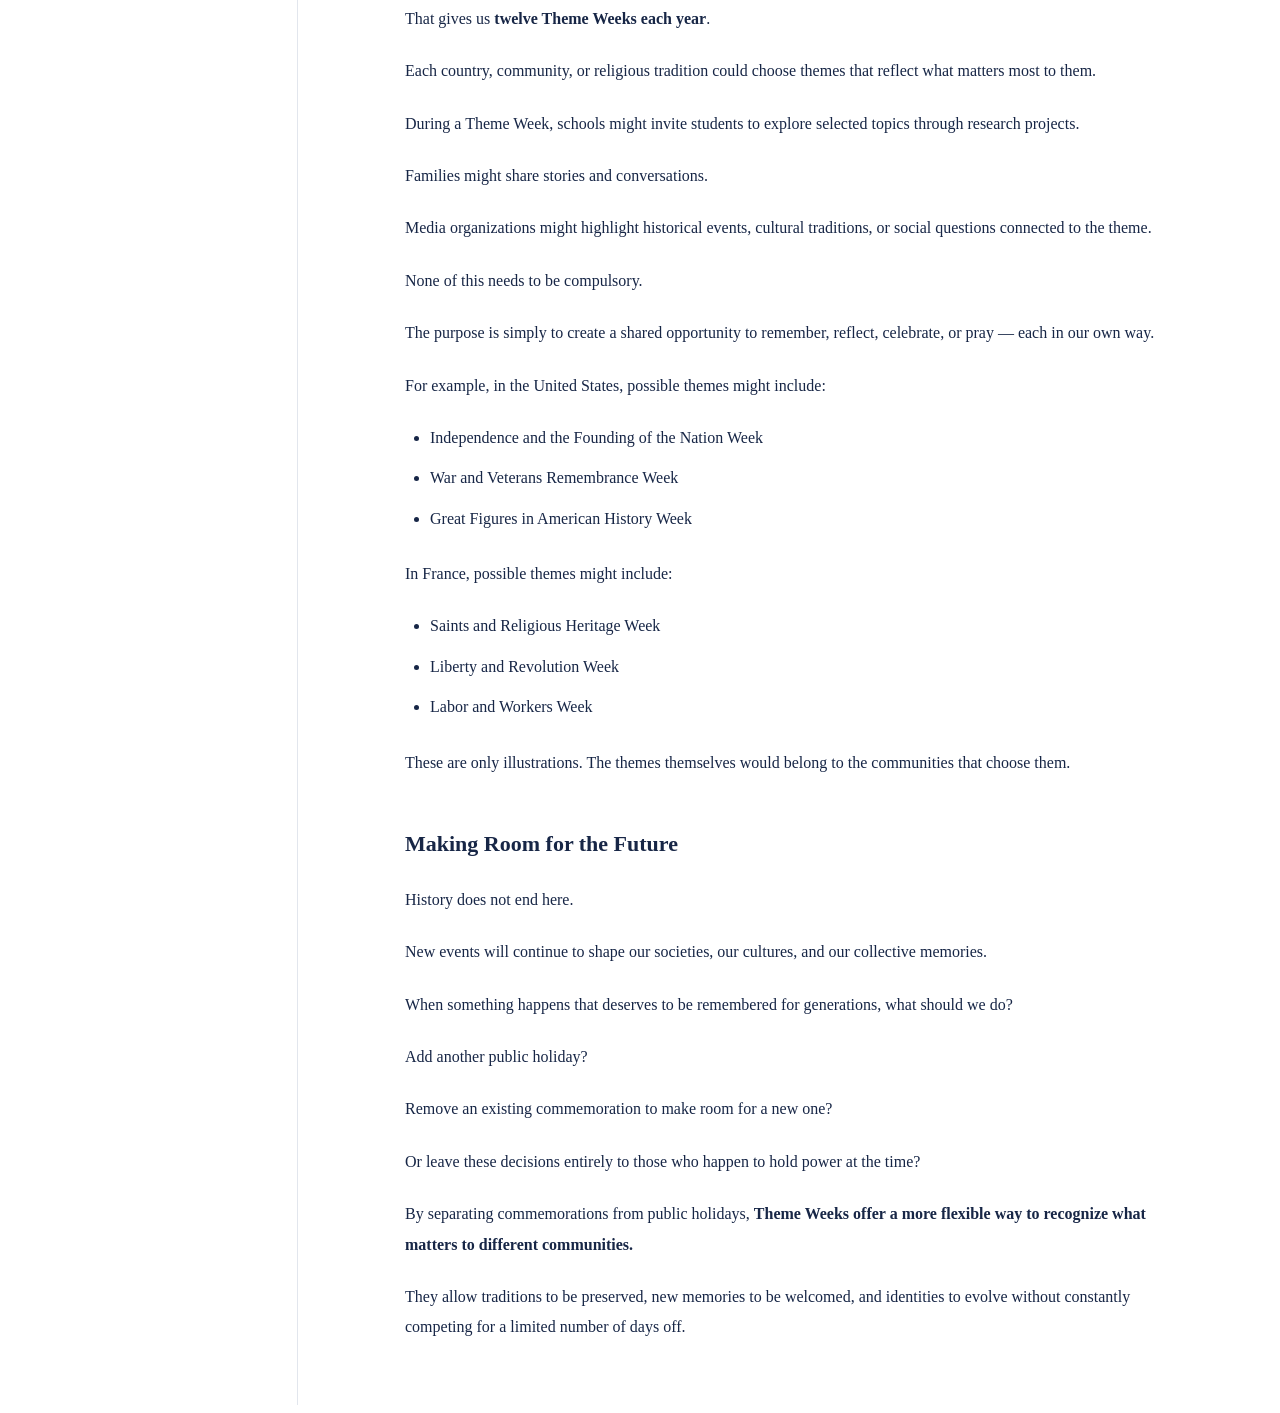
<file: what.html>
<!DOCTYPE html>
<html lang="en">

<head>
  <meta charset="UTF-8">
  <meta name="viewport" content="width=device-width, initial-scale=1.0">

  <title>What Is the Equilune Calendar? | Equilune</title>
  <meta name="description" content="Discover the Equilune Calendar: twelve equal months, Neutral Days, Year-Crossing Days, and a new way to organize holidays through Theme Weeks.">

  <link rel="stylesheet" href="style.css">
  <link rel="icon" type="image/png" href="/favicon.PNG">
  <link rel="apple-touch-icon" href="/apple-touch-icon.PNG">
</head>

<body>

<div class="site-layout">

  <!-- PC用サイドメニュー -->
  <aside class="sidebar">
    <a href="index.html" class="site-logo">The Equilune Calendar</a>

    <nav class="site-nav" aria-label="Main navigation">
      <a href="index.html"><span class="nav-title">00 HOME</span><span class="nav-subtitle">The Equilune Calendar</span></a>
      <a href="what.html"><span class="nav-title">01 WHAT?</span><span class="nav-subtitle">The Calendar &amp; Theme Weeks</span></a>
      <a href="why.html"><span class="nav-title">02 WHY?</span><span class="nav-subtitle">Why Change the Calendar Now?</span></a>
      <a href="idea.html"><span class="nav-title">03 THE IDEA</span><span class="nav-subtitle">Social Defragmentation</span></a>
      <a href="benefits.html"><span class="nav-title">04 BENEFITS</span><span class="nav-subtitle">What Could Improve?</span></a>
      <a href="modules.html"><span class="nav-title">05 THE MODULES</span><span class="nav-subtitle">Ideas Beyond the Calendar</span></a>
      <a href="change.html"><span class="nav-title">06 A DIFFERENT KIND OF CHANGE</span><span class="nav-subtitle">Re-editing, Not Revolution</span></a>
      <a href="questions.html"><span class="nav-title">07 OPEN QUESTIONS</span><span class="nav-subtitle">Challenges to Solve</span></a>
      <a href="how.html"><span class="nav-title">08 HOW?</span><span class="nav-subtitle">The Road to 2035</span></a>
      <a href="qa.html"><span class="nav-title">09 Q&amp;A</span><span class="nav-subtitle">Practical Questions &amp; Answers</span></a>
      <a href="join.html"><span class="nav-title">10 JOIN THE CONVERSATION</span><span class="nav-subtitle">Share Your Thoughts</span></a>
    </nav>
  </aside>

  <!-- スマホ用ヘッダー -->
  <header class="mobile-header">
    <a href="index.html" class="site-logo">The Equilune Calendar</a>

    <details class="mobile-menu">
      <summary aria-label="Open navigation menu">☰</summary>

      <nav class="site-nav" aria-label="Mobile navigation">
        <a href="index.html"><span class="nav-title">00 HOME</span><span class="nav-subtitle">The Equilune Calendar</span></a>
        <a href="what.html"><span class="nav-title">01 WHAT?</span><span class="nav-subtitle">The Calendar &amp; Theme Weeks</span></a>
        <a href="why.html"><span class="nav-title">02 WHY?</span><span class="nav-subtitle">Why Change the Calendar Now?</span></a>
        <a href="idea.html"><span class="nav-title">03 THE IDEA</span><span class="nav-subtitle">Social Defragmentation</span></a>
        <a href="benefits.html"><span class="nav-title">04 BENEFITS</span><span class="nav-subtitle">What Could Improve?</span></a>
        <a href="modules.html"><span class="nav-title">05 THE MODULES</span><span class="nav-subtitle">Ideas Beyond the Calendar</span></a>
        <a href="change.html"><span class="nav-title">06 A DIFFERENT KIND OF CHANGE</span><span class="nav-subtitle">Re-editing, Not Revolution</span></a>
        <a href="questions.html"><span class="nav-title">07 OPEN QUESTIONS</span><span class="nav-subtitle">Challenges to Solve</span></a>
        <a href="how.html"><span class="nav-title">08 HOW?</span><span class="nav-subtitle">The Road to 2035</span></a>
        <a href="qa.html"><span class="nav-title">09 Q&amp;A</span><span class="nav-subtitle">Practical Questions &amp; Answers</span></a>
        <a href="join.html"><span class="nav-title">10 JOIN THE CONVERSATION</span><span class="nav-subtitle">Share Your Thoughts</span></a>
      </nav>
    </details>
  </header>

  <!-- 本文 -->
  <main class="main-content">

    <article class="equilune-article">

      <h1>01 WHAT?</h1>
      <h2 class="page-subtitle">Two Ideas, One Calendar</h2>

      <div class="article-body">

        <p>What if we could simplify a calendar that forces us <br>to constantly check how dates and weekdays align?</p>

        <p>The Equilune Calendar is built around a simple structure.</p>

        <p>A week still has seven days.</p>

        <p>Four weeks make 28 days. <br>Our basic weekly rhythm remains unchanged.</p>

        <p>At the end of each month, <br>we add two “weekless days” — special days outside the weekly cycle.</p>

        <p>These are called <strong>Neutral Days (N-days)</strong>.</p>

        <p>28 days + 2 Neutral Days = <strong>30 days per month</strong>.</p>

        <p>Neutral Days are intended to serve as regular days off, <br>replacing the public holidays scattered throughout the current calendar.</p>

        <p>If Saturdays and Sundays are also days off,<br> every month would end with a four-day break.</p>

        <h3>A Special Year-End</h3>

        <p>December works a little differently.</p>

        <p>After its regular 30 days,<br> five additional Weekless Days are added, numbered December 31–35.</p>

        <p>These are called <strong>Year-Crossing Days (X-days)</strong>,<br> distinct from the monthly Neutral Days.</p>

        <p>Under this system, December 30 becomes New Year's Eve,<br>December 31 becomes New Year's Day, <br>and the New Year holiday period continues through December 35.</p>

        <p>Imagine the final days of the year:</p>

        <ul>
          <li>December 27–28: Saturday and Sunday</li>
          <li>December 29–30: Neutral Days (N)</li>
          <li>December 31–35: Year-Crossing Days (X)</li>
        </ul>

        <p>If all these days are observed as days off,<br> they create <strong>nine consecutive days of rest</strong>.</p>

        <p>On January 1, the regular weekly cycle begins again.</p>

        <p><em>In leap years, one additional Year-Crossing Day is added: December 36.</em></p><br>
        <h3>Predictable Time Off</h3>

        <p>In the Equilune Calendar, both Neutral Days and Year-Crossing Days are designed to be days off.</p>

        <p>If Saturdays, Sundays, N days, and X days are all observed as holidays, <br>the calendar provides <strong>125 days off every year</strong> (126 in leap years).</p>

        <p>Of course, not every profession follows weekends or public holidays.</p>

        <p>For those working in essential services, shift-based industries, and other continuous operations, <br>Equilune also explores alternative work structures designed to create more predictable and meaningful time off.</p>

        <p>You can find these proposals in <a href="modules.html">05 THE MODULES</a>.</p>

        <p>And here is one of the simplest changes of all:</p>

        <p><strong>Every month has exactly the same arrangement of dates and weekdays.</strong></p>

        <p>The first day of one month is a Monday. <br>The first day of the next month is also a Monday.</p>

        <p>The calendar never needs to be rearranged from month to month.</p>

        <hr>

        <h2>What Happens to Holidays?</h2>

        <p>This brings us to Equilune's second central idea:</p>

        <p><strong>What if we separated public holidays from the occasions they commemorate?</strong></p>

        <p>Instead of abolishing holidays,<br> Equilune unties time off from commemoration, offering a new way to preserve the meaning behind them.</p>

        <p>Commemorative days, religious observances, and national celebrations would no longer automatically determine when people take time off.</p>

        <p>Instead, Neutral Days and Year-Crossing Days would provide a regular, predictable structure for public holidays.</p>

        <p>We could plan our breaks around the end of each month and enjoy an extended holiday at the turn of the year.</p>

        <p>But what about the memories, prayers, traditions, and values carried by our existing holidays?</p>

        <p>Equilune proposes bringing them together through <strong>Theme Weeks</strong>.</p>

        <h3>Twelve Months, Twelve Themes</h3>

        <p>The third week of each month could be dedicated to a particular theme.</p>

        <p>That gives us <strong>twelve Theme Weeks each year</strong>.</p>

        <p>Each country, community, or religious tradition could choose themes that reflect what matters most to them.</p>

        <p>During a Theme Week, schools might invite students to explore selected topics through research projects.</p>

        <p>Families might share stories and conversations.</p>

        <p>Media organizations might highlight historical events, cultural traditions, or social questions connected to the theme.</p>

        <p>None of this needs to be compulsory.</p>

        <p>The purpose is simply to create a shared opportunity to remember, reflect, celebrate, or pray — each in our own way.</p>

        <p>For example, in the United States, possible themes might include:</p>

        <ul>
          <li>Independence and the Founding of the Nation Week</li>
          <li>War and Veterans Remembrance Week</li>
          <li>Great Figures in American History Week</li>
        </ul>

        <p>In France, possible themes might include:</p>

        <ul>
          <li>Saints and Religious Heritage Week</li>
          <li>Liberty and Revolution Week</li>
          <li>Labor and Workers Week</li>
        </ul>

        <p>These are only illustrations. The themes themselves would belong to the communities that choose them.</p>

        <h3>Making Room for the Future</h3>

        <p>History does not end here.</p>

        <p>New events will continue to shape our societies, our cultures, and our collective memories.</p>

        <p>When something happens that deserves to be remembered for generations, what should we do?</p>

        <p>Add another public holiday?</p>

        <p>Remove an existing commemoration to make room for a new one?</p>

        <p>Or leave these decisions entirely to those who happen to hold power at the time?</p>

        <p>By separating commemorations from public holidays, <strong>Theme Weeks offer a more flexible way to recognize what matters to different communities.</strong></p>

        <p>They allow traditions to be preserved, new memories to be welcomed, and identities to evolve without constantly competing for a limited number of days off.</p>

      </div>

    </article>

  </main>

</div>

</body>
</html>
</file>
<file: style.css>
body {
  background-color: white;
  color: #172646;
  text-align: center;
}

img {
  width: 100%;
  max-width: 900px;
  height: auto;
}
/* =========================
   EQUILUNE SITE NAVIGATION
   ========================= */

/* 全体のレイアウト */
.site-layout {
  display: flex;
  min-height: 100vh;
}

/* PC用サイドバー */
.sidebar {
  width: 290px;
  flex-shrink: 0;
  box-sizing: border-box;
  padding: 32px 22px;
  border-right: 1px solid #e2e6ed;
  background: #ffffff;
  text-align: left;
}

/* サイトロゴ */
.site-logo {
  display: block;
  color: #172646;
  font-family: Georgia, serif;
  font-size: 25px;
  letter-spacing: 3px;
  font-weight: bold;
  text-decoration: none;
  margin-bottom: 36px;
}

/* メニュー全体 */
.site-nav {
  display: flex;
  flex-direction: column;
}

/* 各メニュー項目 */
.site-nav a {
  display: block;
  padding: 15px 0;
  border-bottom: 1px solid #e9ecf1;
  text-decoration: none;
  color: #172646;
}

/* 大きなメニュー名 */
.nav-title {
  display: block;
  font-family: Georgia, serif;
  font-size: 17px;
  font-weight: bold;
  line-height: 1.4;
  letter-spacing: 0.3px;
}

/* 小さなサブタイトル */
.nav-subtitle {
  display: block;
  margin-top: 4px;
  font-size: 11px;
  line-height: 1.5;
  color: #68748a;
}

/* マウスを乗せたとき */
.site-nav a:hover {
  color: #637da5;
}

/* 本文 */
.main-content {
  flex: 1;
  min-width: 0;
  box-sizing: border-box;
  padding: 40px 24px;
  text-align: center;
}

/* PCではスマホ用ヘッダーを隠す */
.mobile-header {
  display: none;
}

/* =========================
   MOBILE
   ========================= */

@media (max-width: 768px) {

  .site-layout {
    display: block;
  }

  /* PC用サイドバーを隠す */
  .sidebar {
    display: none;
  }

  /* スマホ用ヘッダー */
  .mobile-header {
    display: flex;
    align-items: center;
    justify-content: space-between;
    padding: 18px 22px;
    border-bottom: 1px solid #e2e6ed;
    position: relative;
    background: white;
    text-align: left;
  }

  .mobile-header .site-logo {
    margin: 0;
    font-size: 21px;
  }

  /* ハンバーガーメニュー */
  .mobile-menu summary {
    list-style: none;
    cursor: pointer;
    font-size: 28px;
    color: #172646;
  }

  .mobile-menu summary::-webkit-details-marker {
    display: none;
  }

  /* 開いたメニュー */
  .mobile-menu nav {
    position: absolute;
    top: 100%;
    left: 0;
    right: 0;
    z-index: 100;
    background: white;
    padding: 12px 25px 30px;
    border-bottom: 1px solid #e2e6ed;
    box-shadow: 0 8px 15px rgba(0, 0, 0, 0.06);
    max-height: 75vh;
    overflow-y: auto;
  }

  .mobile-menu .nav-title {
    font-size: 19px;
  }

  .mobile-menu .nav-subtitle {
    font-size: 12px;
  }

  /* 本文 */
  .main-content {
    padding: 28px 16px;
  }
}

/* =========================
   EQUILUNE ARTICLE PAGES
   ========================= */

.equilune-article {
  max-width: 760px;
  margin: 0 auto;
  color: #172646;
}

.equilune-article h1 {
  font-family: Georgia, serif;
  font-size: 36px;
  margin-bottom: 12px;
  text-align: center;
}

.equilune-article .page-subtitle {
  font-family: Georgia, serif;
  font-size: 22px;
  font-weight: normal;
  text-align: center;
  margin-bottom: 100px;
  color: #68748a;
}

.article-body {
  text-align: left;
  font-size: 16px;
  line-height: 1.9;
}

.article-body p {
  margin: 0 0 22px;
}

.article-body h2 {
  font-family: Georgia, serif;
  font-size: 28px;
  margin: 55px 0 25px;
}

.article-body h3 {
  font-family: Georgia, serif;
  font-size: 22px;
  margin: 45px 0 20px;
}

.article-body ul {
  padding-left: 25px;
  margin-bottom: 25px;
}

.article-body li {
  margin-bottom: 10px;
}

.article-body a {
  color: #365a8c;
  text-decoration: underline;
}

.article-body hr {
  border: none;
  border-top: 1px solid #d9dfe8;
  margin: 75px 0;
}

@media (max-width: 768px) {
  .equilune-article h1 {
    font-size: 30px;
  }

  .equilune-article .page-subtitle {
    font-size: 19px;
    margin-bottom: 75px;
  }

  .article-body {
    font-size: 15px;
    line-height: 1.85;
  }

  .article-body h2 {
    font-size: 25px;
  }

  .article-body h3 {
    font-size: 21px;
  }
}
</file>
<file: conversation.css>
/* Scoped to the conversation page */
.conversation {font-family: Georgia, serif; text-align:left; font-size:16px; line-height:1.85;}
.conversation .page-subtitle {margin-bottom:48px;}
.conversation-intro {text-align:center;}
.conversation-intro p {margin:0 0 20px;}
.conversation-intro a {color:#365a8c;}
.conversation hr {border:0;border-top:1px solid #d9dfe8;margin:36px 0;}
.conversation-heading {display:flex;justify-content:space-between;align-items:center;gap:12px;margin-bottom:18px;}
.conversation-heading h2,.conversation-heading span,.comment-meta,.counter,.preview-note {font-family:Arial,sans-serif;font-size:12px;color:#68748a;}
.conversation-heading h2 {letter-spacing:.1em;margin:0;font-weight:600;}
.preview-note {line-height:1.5;}
.speech {position:relative;box-sizing:border-box;background:white;border:1px solid #d5dce5;border-radius:18px;padding:18px 20px;margin:0 5px 34px;box-shadow:2px 4px 9px rgba(23,38,70,.07);}
.speech::after {content:"";position:absolute;bottom:-9px;left:25px;width:16px;height:16px;background:white;border-right:1px solid #d5dce5;border-bottom:1px solid #d5dce5;transform:skewY(-25deg) rotate(45deg);box-shadow:3px 3px 4px rgba(23,38,70,.04);}
.comment-meta {display:flex;justify-content:space-between;gap:8px;flex-wrap:wrap;}
.comment-number {font-weight:bold;}
.comment-body {white-space:pre-wrap;overflow-wrap:anywhere;margin:12px 0;}
.compose::after {left:auto;right:25px;transform:skewY(25deg) rotate(45deg);}
.compose textarea {display:block;width:100%;box-sizing:border-box;resize:vertical;border:0;background:white;color:#172646;font:inherit;min-height:120px;}
.compose textarea:focus-visible {outline:1px solid #68748a;outline-offset:4px;}
.counter {text-align:right;}
.post-row {display:flex;justify-content:flex-end;}
.post-row button {background:#172646;color:white;border:0;border-radius:5px;padding:12px 20px;font:inherit;}
.post-row button:disabled {opacity:.55;cursor:not-allowed;}
.conversation-motto {text-align:center;color:#68748a;font-size:13px;margin-top:32px;}
.sr-only {position:absolute;width:1px;height:1px;overflow:hidden;clip-path:inset(50%);}
@media(max-width:768px){.conversation{font-size:15px;}.conversation .page-subtitle{margin-bottom:38px;}.speech{padding:14px 16px;}}
</file>
